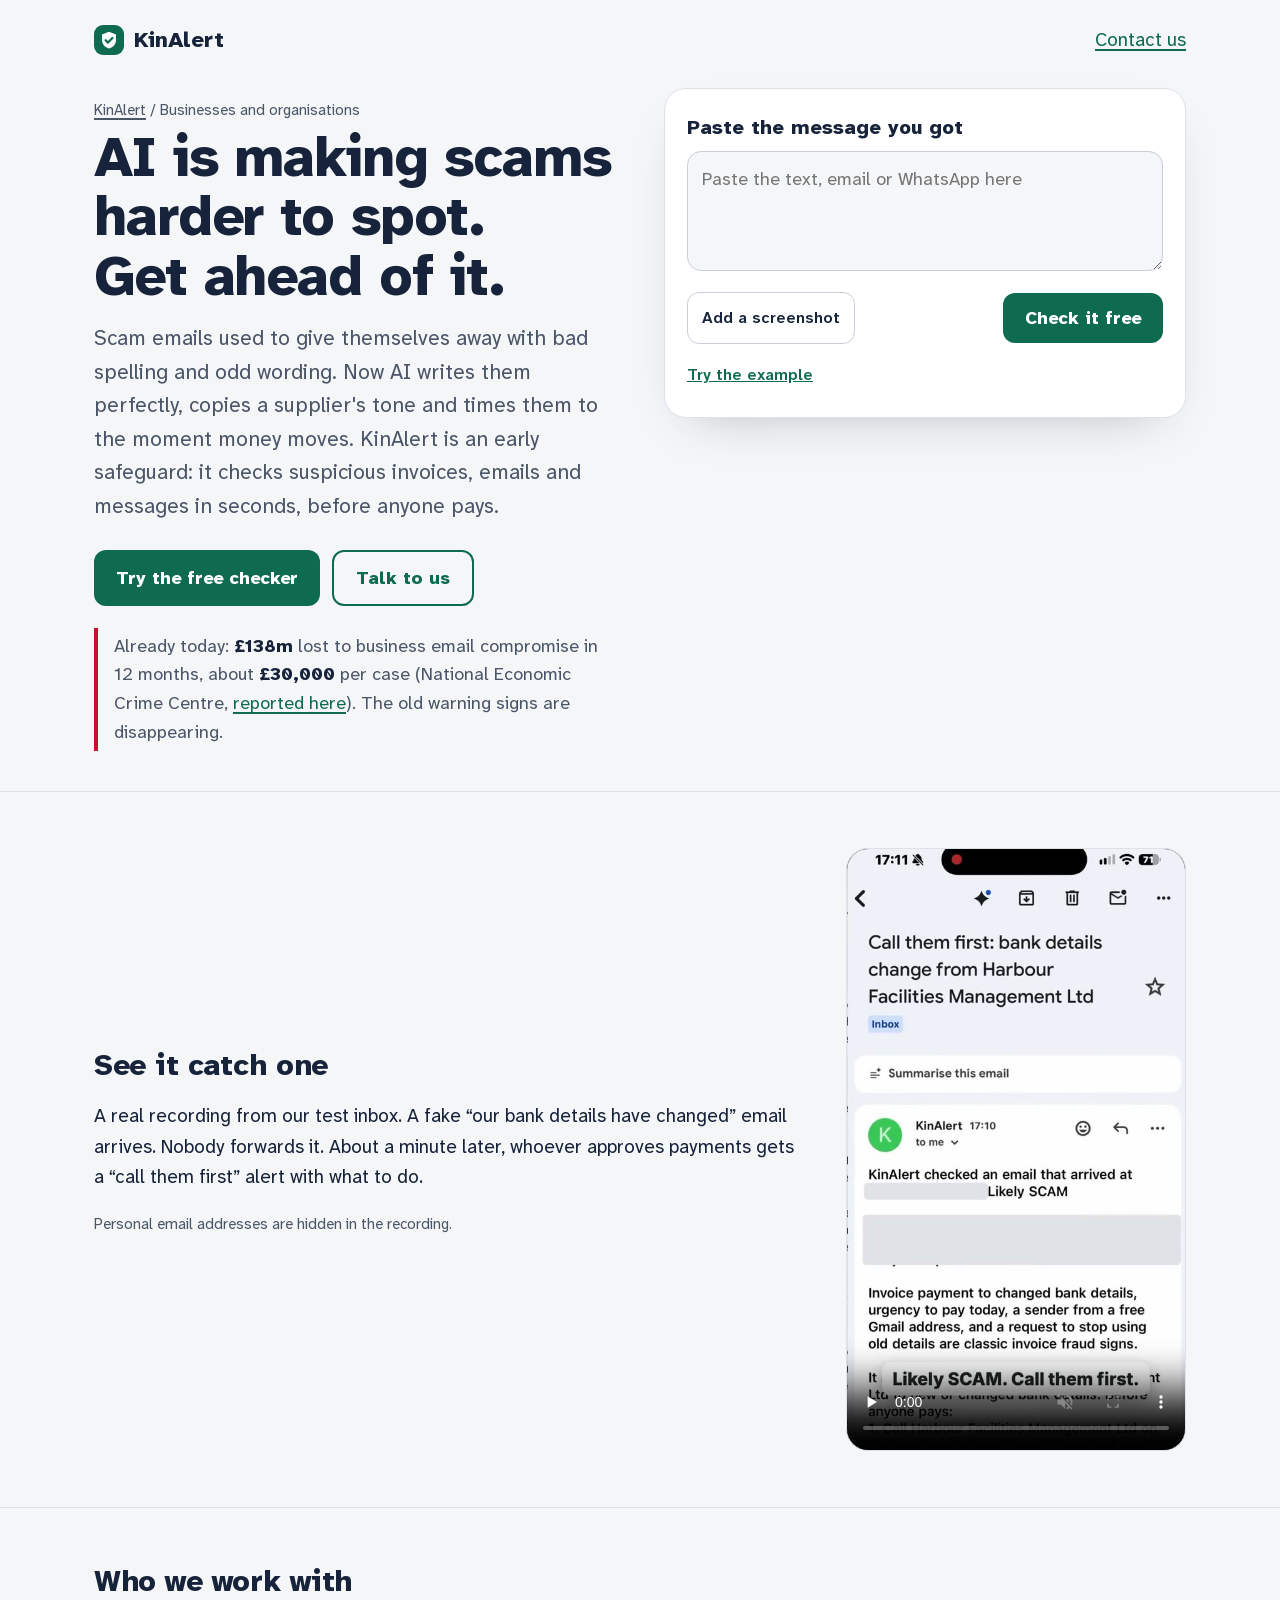
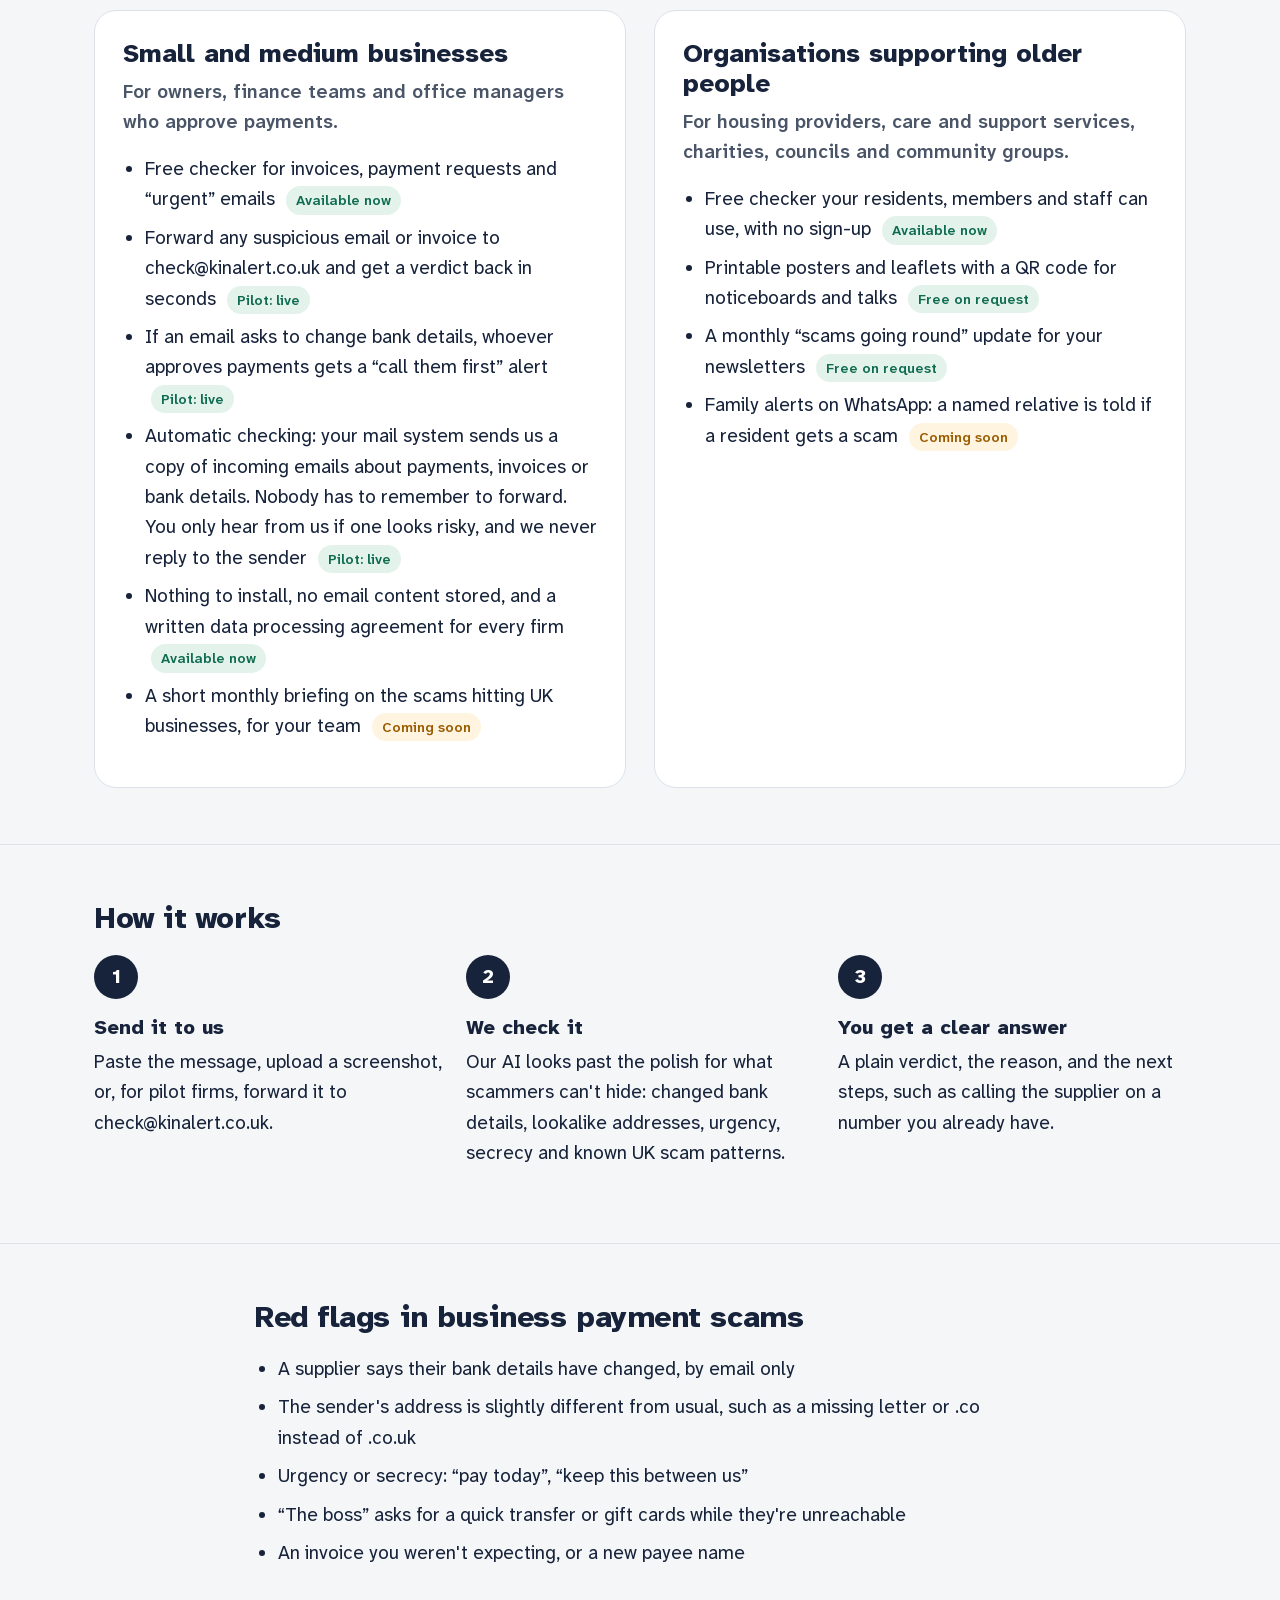
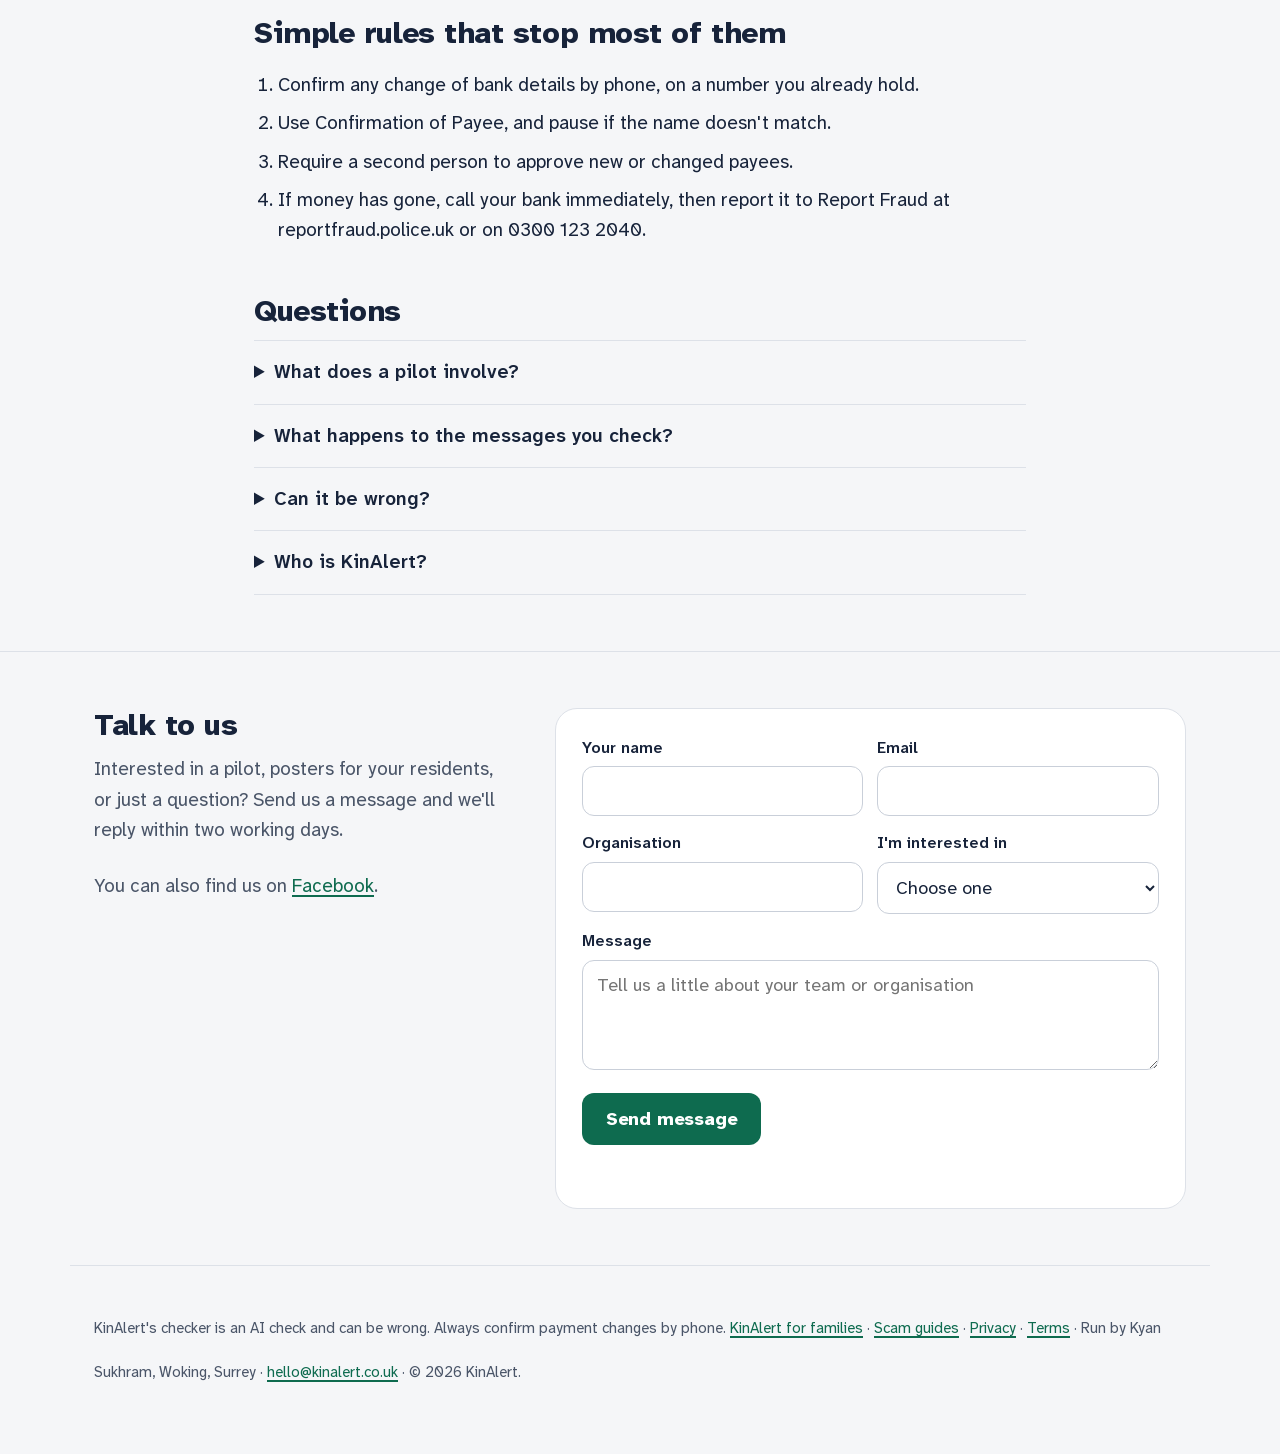
<file: business/index.html>
<!DOCTYPE html>
<html lang="en-GB"><head><meta charset="utf-8"><meta name="viewport" content="width=device-width, initial-scale=1">
<title>KinAlert for businesses | An early safeguard against AI-powered scams</title>
<meta name="description" content="AI is making fake invoices and payment scams harder to spot. KinAlert checks suspicious invoices and emails in seconds, free. Team pilots and resident programmes available.">
<link rel="canonical" href="https://kinalert.co.uk/business/">
<link rel="icon" href="/assets/favicon-32.png" sizes="32x32" type="image/png"><link rel="apple-touch-icon" href="/assets/apple-touch-icon.png">
<meta property="og:title" content="KinAlert for businesses and organisations"><meta property="og:image" content="https://kinalert.co.uk/assets/og.jpg">
<meta property="og:description" content="AI is making fake invoices and payment scams harder to spot. Check suspicious invoices and emails in seconds."><meta property="og:url" content="https://kinalert.co.uk/business/"><meta property="og:type" content="website"><meta name="twitter:card" content="summary_large_image">
<link href="/assets/fonts/fonts.css" rel="stylesheet">
<link rel="stylesheet" href="/assets/pages.css">
<style>
  .wide{max-width:1140px}
  .hero-b{display:grid;grid-template-columns:1fr 1fr;gap:48px;align-items:start;padding-top:8px;padding-bottom:40px}
  .hero-b h1{font-size:clamp(36px,4.6vw,56px)}
  .cta-row{display:flex;flex-wrap:wrap;gap:12px;margin-top:8px}
  .btn{display:inline-flex;align-items:center;justify-content:center;background:var(--brand);color:#fff;border-radius:12px;padding:14px 22px;font:800 18px var(--font);text-decoration:none;min-height:52px}
  .btn:hover{background:var(--brand-dark);color:#fff}
  .btn.line{background:none;color:var(--brand);border:2px solid var(--brand)}
  .btn.line:hover{background:#e4f2ec;color:var(--brand)}
  .stat{font-size:18px;color:var(--ink-2);border-left:4px solid var(--scam);padding:4px 0 4px 16px;margin:22px 0 0}
  .stat b{color:var(--ink)}
  section.b{border-top:1px solid var(--line);padding-top:56px;padding-bottom:56px}
  .who{display:grid;grid-template-columns:1fr 1fr;gap:28px}
  .who > div{background:var(--surface);border:1px solid var(--line);border-radius:22px;padding:28px}
  .who h3{font-size:26px;margin:0 0 8px;line-height:1.15}
  .who .for{font-weight:600;color:var(--ink-2);margin:0 0 16px}
  .who ul{padding-left:22px;margin:0 0 18px}.who li{margin-bottom:8px}
  .tag{display:inline-block;font-size:14px;font-weight:600;border-radius:999px;padding:3px 10px;margin-left:6px;vertical-align:middle}
  .tag.now{background:#e4f2ec;color:var(--brand)}.tag.soon{background:#fff4e0;color:var(--unsure)}
  ol.steps{counter-reset:s;list-style:none;padding:0;display:grid;grid-template-columns:repeat(3,1fr);gap:24px}
  ol.steps li{counter-increment:s}
  ol.steps li::before{content:counter(s);display:grid;place-items:center;width:44px;height:44px;border-radius:50%;background:var(--ink);color:#fff;font-weight:800;margin-bottom:12px}
  ol.steps strong{display:block;font-size:20px;margin-bottom:4px}
  form.biz{background:var(--surface);border:1px solid var(--line);border-radius:22px;padding:26px}
  form.biz .two{display:grid;grid-template-columns:1fr 1fr;gap:14px}
  form.biz label{display:block;font-weight:600;font-size:16px;margin:0 0 6px}
  form.biz input,form.biz select,form.biz textarea{width:100%;font:400 18px var(--font);padding:12px 14px;border:1.5px solid var(--line-2);border-radius:12px;background:#fff;color:var(--ink);min-height:50px;margin-bottom:14px}
  form.biz textarea{min-height:110px;resize:vertical}
  form.biz input:focus,form.biz select:focus,form.biz textarea:focus{outline:none;border-color:var(--brand);box-shadow:0 0 0 4px rgba(14,107,79,.15)}
  form.biz button{background:var(--brand);color:#fff;border:0;border-radius:12px;padding:14px 24px;font:800 18px var(--font);cursor:pointer;min-height:52px}
  form.biz button[disabled]{opacity:.6}
  .bm{font-weight:600;margin:10px 0 0;min-height:1.4em}.bm.ok{color:var(--brand)}.bm.err{color:var(--scam)}
  .hp{position:absolute;left:-9999px}
  .demo{display:grid;grid-template-columns:1fr 340px;gap:40px;align-items:center}
  .demo video{width:100%;height:auto;border-radius:22px;border:1px solid var(--line);background:#000}
  .demo .note{font-size:15px;color:var(--ink-2)}
  .contact{display:grid;grid-template-columns:.8fr 1.2fr;gap:40px;align-items:start}
  @media (max-width:900px){.hero-b,.who,.contact,.demo{grid-template-columns:1fr}.demo video{max-width:340px;justify-self:center}ol.steps{grid-template-columns:1fr}}
  @media (max-width:560px){form.biz .two{grid-template-columns:1fr;gap:0}}
</style>
</head><body>
<header class="wrap wide top"><a class="brand" href="/"><svg width="30" height="30" viewBox="0 0 30 30" aria-hidden="true"><rect width="30" height="30" rx="9" fill="#0e6b4f"/><path d="M15 6.8l7 2.8v5.4c0 4.3-3 7.4-7 8.6-4-1.2-7-4.3-7-8.6V9.6l7-2.8z" fill="#fff"/><path d="M11.6 15.2l2.4 2.4 4.4-4.6" fill="none" stroke="#0e6b4f" stroke-width="2.2" stroke-linecap="round" stroke-linejoin="round"/></svg> KinAlert</a><a href="#contact">Contact us</a></header>

<main>
  <div class="wrap wide hero-b">
    <div>
      <p class="crumbs"><a href="/">KinAlert</a> / Businesses and organisations</p>
      <h1>AI is making scams harder to spot. Get ahead of it.</h1>
      <p class="lead">Scam emails used to give themselves away with bad spelling and odd wording. Now AI writes them perfectly, copies a supplier's tone and times them to the moment money moves. KinAlert is an early safeguard: it checks suspicious invoices, emails and messages in seconds, before anyone pays.</p>
      <div class="cta-row"><a class="btn" href="#check">Try the free checker</a><a class="btn line" href="#contact">Talk to us</a></div>
      <p class="stat">Already today: <b>£138m</b> lost to business email compromise in 12 months, about <b>£30,000</b> per case (National Economic Crime Centre, <a href="https://www.infosecurity-magazine.com/news/bec-costs-uk-firms-140m-past-year/">reported here</a>). The old warning signs are disappearing.</p>
    </div>
    <div id="check">
      <div data-kinalert-checker data-cta-text="Want this for your whole team?" data-cta-link="Talk to us" data-cta-href="#contact" data-example="From: accounts@acme-supplies-ltd.co (Acme Supplies). Hi, please note our bank details have changed. Pay invoice INV-2231 for £8,450 to the new account today: sort code 20-45-77, account 41239870. Please keep this confidential as we are mid-audit."></div>
    </div>
  </div>

  <section class="b" aria-labelledby="demo-h">
    <div class="wrap wide demo">
      <div>
        <h2 id="demo-h" style="margin-top:0">See it catch one</h2>
        <p>A real recording from our test inbox. A fake “our bank details have changed” email arrives. Nobody forwards it. About a minute later, whoever approves payments gets a “call them first” alert with what to do.</p>
        <p class="note">Personal email addresses are hidden in the recording.</p>
      </div>
      <video src="/assets/teams-demo.mp4" poster="/assets/teams-demo-poster.jpg" controls muted playsinline preload="none" width="540" height="960" aria-label="Screen recording: a fake bank details email arrives and KinAlert sends a call them first alert"></video>
    </div>
  </section>

  <section class="b" aria-labelledby="who-h">
    <div class="wrap wide">
      <h2 id="who-h" style="margin-top:0">Who we work with</h2>
      <div class="who">
        <div>
          <h3>Small and medium businesses</h3>
          <p class="for">For owners, finance teams and office managers who approve payments.</p>
          <ul>
            <li>Free checker for invoices, payment requests and “urgent” emails <span class="tag now">Available now</span></li>
            <li>Forward any suspicious email or invoice to check@kinalert.co.uk and get a verdict back in seconds <span class="tag now">Pilot: live</span></li>
            <li>If an email asks to change bank details, whoever approves payments gets a “call them first” alert <span class="tag now">Pilot: live</span></li>
            <li>Automatic checking: your mail system sends us a copy of incoming emails about payments, invoices or bank details. Nobody has to remember to forward. You only hear from us if one looks risky, and we never reply to the sender <span class="tag now">Pilot: live</span></li>
            <li>Nothing to install, no email content stored, and a written data processing agreement for every firm <span class="tag now">Available now</span></li>
            <li>A short monthly briefing on the scams hitting UK businesses, for your team <span class="tag soon">Coming soon</span></li>
          </ul>
        </div>
        <div>
          <h3>Organisations supporting older people</h3>
          <p class="for">For housing providers, care and support services, charities, councils and community groups.</p>
          <ul>
            <li>Free checker your residents, members and staff can use, with no sign-up <span class="tag now">Available now</span></li>
            <li>Printable posters and leaflets with a QR code for noticeboards and talks <span class="tag now">Free on request</span></li>
            <li>A monthly “scams going round” update for your newsletters <span class="tag now">Free on request</span></li>
            <li>Family alerts on WhatsApp: a named relative is told if a resident gets a scam <span class="tag soon">Coming soon</span></li>
          </ul>
        </div>
      </div>
    </div>
  </section>

  <section class="b" aria-labelledby="how-h">
    <div class="wrap wide">
      <h2 id="how-h" style="margin-top:0">How it works</h2>
      <ol class="steps">
        <li><strong>Send it to us</strong>Paste the message, upload a screenshot, or, for pilot firms, forward it to check@kinalert.co.uk.</li>
        <li><strong>We check it</strong>Our AI looks past the polish for what scammers can't hide: changed bank details, lookalike addresses, urgency, secrecy and known UK scam patterns.</li>
        <li><strong>You get a clear answer</strong>A plain verdict, the reason, and the next steps, such as calling the supplier on a number you already have.</li>
      </ol>
    </div>
  </section>

  <section class="b" aria-labelledby="flags-h">
    <div class="wrap" style="max-width:820px">
      <h2 id="flags-h" style="margin-top:0">Red flags in business payment scams</h2>
      <ul class="flags">
        <li>A supplier says their bank details have changed, by email only</li>
        <li>The sender's address is slightly different from usual, such as a missing letter or .co instead of .co.uk</li>
        <li>Urgency or secrecy: “pay today”, “keep this between us”</li>
        <li>“The boss” asks for a quick transfer or gift cards while they're unreachable</li>
        <li>An invoice you weren't expecting, or a new payee name</li>
      </ul>
      <h2>Simple rules that stop most of them</h2>
      <ol class="todo">
        <li>Confirm any change of bank details by phone, on a number you already hold.</li>
        <li>Use Confirmation of Payee, and pause if the name doesn't match.</li>
        <li>Require a second person to approve new or changed payees.</li>
        <li>If money has gone, call your bank immediately, then report it to Report Fraud at reportfraud.police.uk or on 0300 123 2040.</li>
      </ol>
      <h2>Questions</h2>
      <details><summary>What does a pilot involve?</summary><p>We set KinAlert up for a small group (a team, or residents in one scheme), check in regularly, and shape it around what you need. Early pilots are free while we build the product with partners.</p></details>
      <details><summary>What happens to the messages you check?</summary><p>Messages are sent to Anthropic's Claude AI to be checked, and the answer comes straight back. KinAlert doesn't store the content. Don't send passwords or full card numbers. See our <a href="/privacy/">privacy notice</a>.</p></details>
      <details><summary>Can it be wrong?</summary><p>Yes. It's built to be cautious: if it isn't sure, it says so. It supports your checks, it doesn't replace them. Always confirm payment changes by phone.</p></details>
      <details><summary>Who is KinAlert?</summary><p>KinAlert is a UK start-up building scam protection for families, small businesses and the organisations that support them. We're early, independent and working closely with our first partners.</p></details>
    </div>
  </section>

  <section class="b" id="contact" aria-labelledby="contact-h">
    <div class="wrap wide contact">
      <div>
        <h2 id="contact-h" style="margin-top:0">Talk to us</h2>
        <p class="lead" style="font-size:19px">Interested in a pilot, posters for your residents, or just a question? Send us a message and we'll reply within two working days.</p>
        <p style="color:var(--ink-2)">You can also find us on <a href="https://www.facebook.com/profile.php?id=61595379268950" rel="noopener">Facebook</a>.</p>
      </div>
      <form class="biz" id="biz" novalidate>
        <div class="two"><div><label for="bn">Your name</label><input id="bn" name="name" autocomplete="name" maxlength="60" required></div>
        <div><label for="be">Email</label><input id="be" name="email" type="email" autocomplete="email" maxlength="120" required></div></div>
        <div class="two"><div><label for="bc">Organisation</label><input id="bc" name="company" autocomplete="organization" maxlength="80"></div>
        <div><label for="bt">I'm interested in</label><select id="bt" name="interest" required><option value="">Choose one</option><option>Team pilot (business)</option><option>Resident / member programme</option><option>Posters and leaflets</option><option>Something else</option></select></div></div>
        <label for="bmsg">Message</label><textarea id="bmsg" name="message" maxlength="2000" placeholder="Tell us a little about your team or organisation"></textarea>
        <input class="hp" type="text" name="_honey" tabindex="-1" autocomplete="off" aria-hidden="true">
        <button type="submit" id="bgo">Send message</button>
        <p class="bm" id="bm" role="status" aria-live="polite"></p>
      </form>
    </div>
  </section>
</main>
<footer class="wrap wide">KinAlert's checker is an AI check and can be wrong. Always confirm payment changes by phone. <a href="/">KinAlert for families</a> · <a href="/scams/">Scam guides</a> · <a href="/privacy/">Privacy</a> · <a href="/terms/">Terms</a> · Run by Kyan Sukhram, Woking, Surrey · <a href="mailto:hello@kinalert.co.uk">hello@kinalert.co.uk</a> · © 2026 KinAlert.</footer>
<script src="/assets/checker-widget.js?v=2" defer></script>
<script>
(function () {
  var f = document.getElementById('biz'), m = document.getElementById('bm'), b = document.getElementById('bgo');
  function show(t, ok) { m.textContent = t; m.className = 'bm ' + (ok ? 'ok' : 'err'); }
  f.addEventListener('submit', function (e) {
    e.preventDefault();
    var d = { name: f.name.value, email: f.email.value, organisation: f.company.value, interest: f.interest.value, message: f.message.value, _honey: f._honey.value, _subject: 'KinAlert BUSINESS enquiry', _template: 'table', _captcha: 'false' };
    f.querySelectorAll('[aria-invalid]').forEach(function (x) { x.removeAttribute('aria-invalid'); });
    if (!d.name.trim()) { show('Add your name.', false); f.name.setAttribute('aria-invalid','true'); f.name.focus(); return; }
    if (!/^[^\s@]+@[^\s@]+\.[^\s@]+$/.test(d.email.trim())) { show('Check your email address.', false); f.email.setAttribute('aria-invalid','true'); f.email.focus(); return; }
    if (!d.interest) { show('Choose what you are interested in.', false); f.interest.setAttribute('aria-invalid','true'); f.interest.focus(); return; }
    b.disabled = true; b.textContent = 'Sending…'; show('Sending… this can take up to 30 seconds. Please keep this page open.', true);
    fetch('https://formsubmit.co/ajax/de3dee0c972bc49ac073096827a7b243', { method: 'POST', headers: { 'Content-Type': 'application/json', 'Accept': 'application/json' }, body: JSON.stringify(d) })
      .then(function (r) { return r.json().then(function (j) { return { ok: r.ok, j: j }; }); })
      .then(function (res) { if (res.ok && String(res.j.success) === 'true') { f.reset(); show("Thanks. We'll reply within two working days.", true); } else { console.error('enquiry', res.j); show("That didn't send. Try again in a minute.", false); } })
      .catch(function (err) { console.error('enquiry network', err); show('No connection. Try again.', false); })
      .finally(function () { b.disabled = false; b.textContent = 'Send message'; });
  });
})();
</script>
</body></html>
</file>
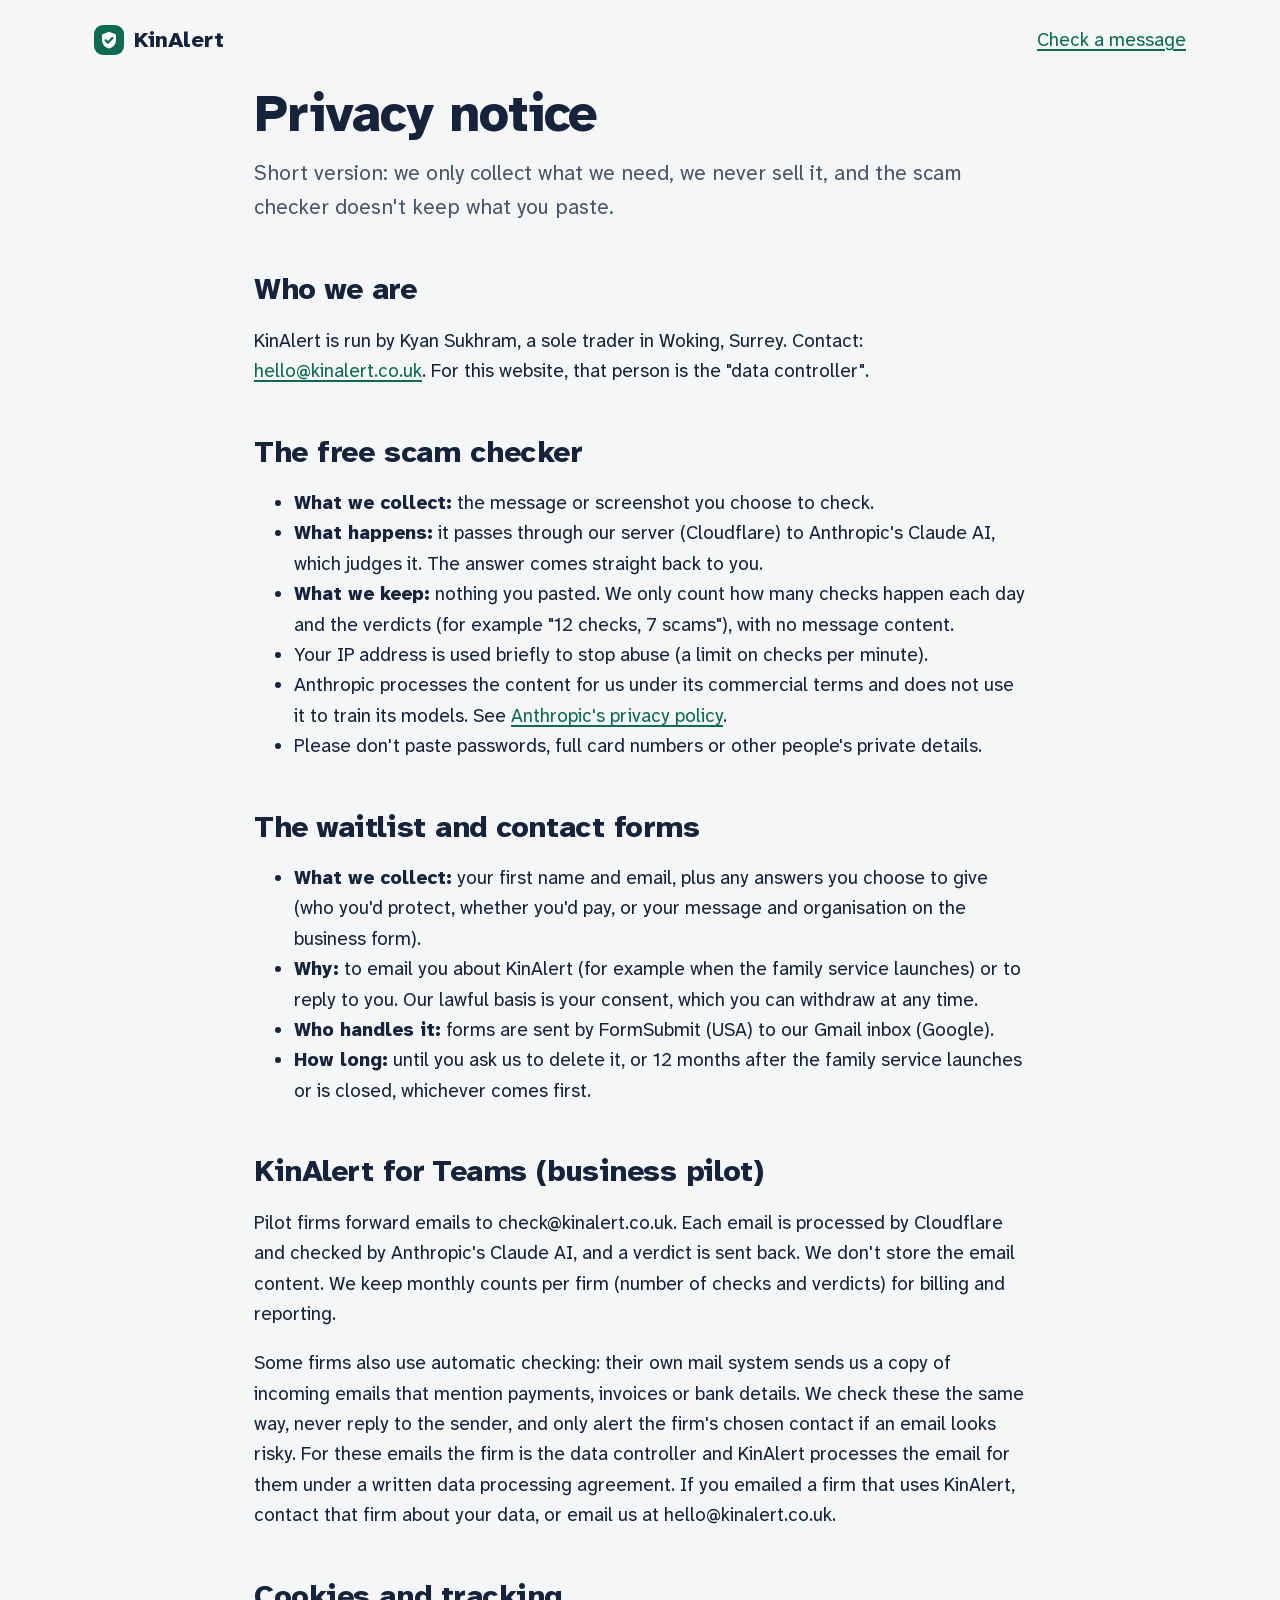
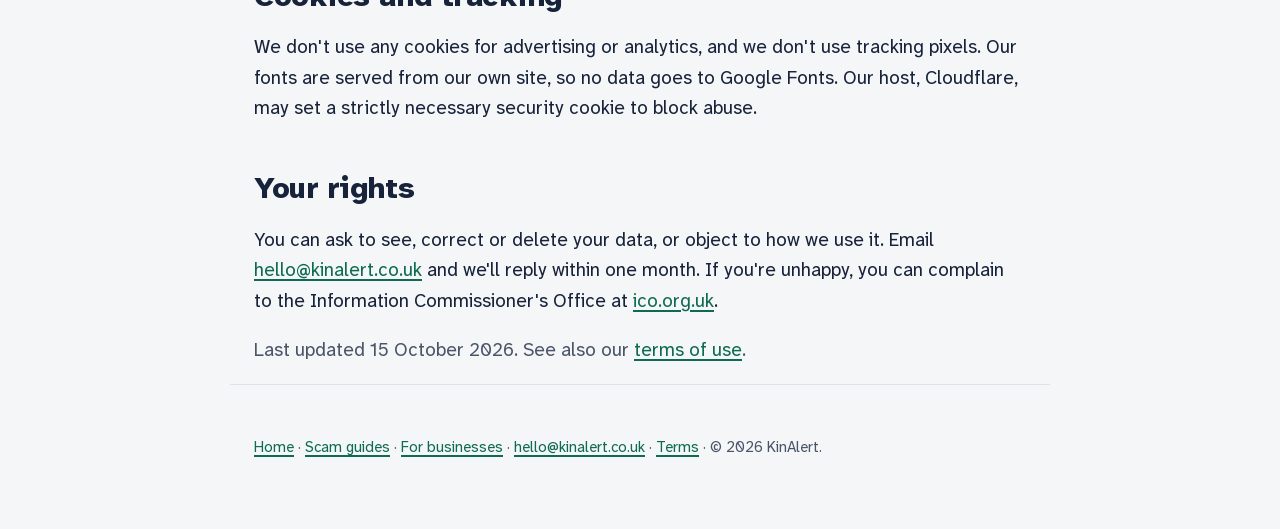
<file: privacy/index.html>
<!DOCTYPE html><html lang="en-GB"><head><meta charset="utf-8"><meta name="viewport" content="width=device-width, initial-scale=1">
<title>Privacy notice | KinAlert</title>
<meta name="description" content="What KinAlert collects, why, who processes it, and your rights.">
<link rel="canonical" href="https://kinalert.co.uk/privacy/"><link rel="icon" href="/assets/favicon-32.png" sizes="32x32" type="image/png"><link rel="apple-touch-icon" href="/assets/apple-touch-icon.png">
<link href="/assets/fonts/fonts.css" rel="stylesheet">
<link rel="stylesheet" href="/assets/pages.css"></head><body>
<header class="wrap top"><a class="brand" href="/"><svg width="30" height="30" viewBox="0 0 30 30" aria-hidden="true"><rect width="30" height="30" rx="9" fill="#0e6b4f"/><path d="M15 6.8l7 2.8v5.4c0 4.3-3 7.4-7 8.6-4-1.2-7-4.3-7-8.6V9.6l7-2.8z" fill="#fff"/><path d="M11.6 15.2l2.4 2.4 4.4-4.6" fill="none" stroke="#0e6b4f" stroke-width="2.2" stroke-linecap="round" stroke-linejoin="round"/></svg> KinAlert</a><a href="/#check">Check a message</a></header>
<main class="wrap"><h1>Privacy notice</h1>
<p class="lead">Short version: we only collect what we need, we never sell it, and the scam checker doesn't keep what you paste.</p>
<h2>Who we are</h2>
<p>KinAlert is run by Kyan Sukhram, a sole trader in Woking, Surrey. Contact: <a href="mailto:hello@kinalert.co.uk">hello@kinalert.co.uk</a>. For this website, that person is the "data controller".</p>
<h2>The free scam checker</h2>
<ul>
<li><strong>What we collect:</strong> the message or screenshot you choose to check.</li>
<li><strong>What happens:</strong> it passes through our server (Cloudflare) to Anthropic's Claude AI, which judges it. The answer comes straight back to you.</li>
<li><strong>What we keep:</strong> nothing you pasted. We only count how many checks happen each day and the verdicts (for example "12 checks, 7 scams"), with no message content.</li>
<li>Your IP address is used briefly to stop abuse (a limit on checks per minute).</li>
<li>Anthropic processes the content for us under its commercial terms and does not use it to train its models. See <a href="https://www.anthropic.com/legal/privacy">Anthropic's privacy policy</a>.</li>
<li>Please don't paste passwords, full card numbers or other people's private details.</li>
</ul>
<h2>The waitlist and contact forms</h2>
<ul>
<li><strong>What we collect:</strong> your first name and email, plus any answers you choose to give (who you'd protect, whether you'd pay, or your message and organisation on the business form).</li>
<li><strong>Why:</strong> to email you about KinAlert (for example when the family service launches) or to reply to you. Our lawful basis is your consent, which you can withdraw at any time.</li>
<li><strong>Who handles it:</strong> forms are sent by FormSubmit (USA) to our Gmail inbox (Google).</li>
<li><strong>How long:</strong> until you ask us to delete it, or 12 months after the family service launches or is closed, whichever comes first.</li>
</ul>
<h2>KinAlert for Teams (business pilot)</h2>
<p>Pilot firms forward emails to check@kinalert.co.uk. Each email is processed by Cloudflare and checked by Anthropic's Claude AI, and a verdict is sent back. We don't store the email content. We keep monthly counts per firm (number of checks and verdicts) for billing and reporting.</p>
<p>Some firms also use automatic checking: their own mail system sends us a copy of incoming emails that mention payments, invoices or bank details. We check these the same way, never reply to the sender, and only alert the firm's chosen contact if an email looks risky. For these emails the firm is the data controller and KinAlert processes the email for them under a written data processing agreement. If you emailed a firm that uses KinAlert, contact that firm about your data, or email us at hello@kinalert.co.uk.</p>
<h2>Cookies and tracking</h2>
<p>We don't use any cookies for advertising or analytics, and we don't use tracking pixels. Our fonts are served from our own site, so no data goes to Google Fonts. Our host, Cloudflare, may set a strictly necessary security cookie to block abuse.</p>
<h2>Your rights</h2>
<p>You can ask to see, correct or delete your data, or object to how we use it. Email <a href="mailto:hello@kinalert.co.uk">hello@kinalert.co.uk</a> and we'll reply within one month. If you're unhappy, you can complain to the Information Commissioner's Office at <a href="https://ico.org.uk/make-a-complaint/">ico.org.uk</a>.</p>
<p style="color:#4a5568">Last updated 15 October 2026. See also our <a href="/terms/">terms of use</a>.</p>
</main>
<footer class="wrap"><a href="/">Home</a> · <a href="/scams/">Scam guides</a> · <a href="/business/">For businesses</a> · <a href="mailto:hello@kinalert.co.uk">hello@kinalert.co.uk</a> · <a href="/terms/">Terms</a> · © 2026 KinAlert.</footer></body></html>
</file>
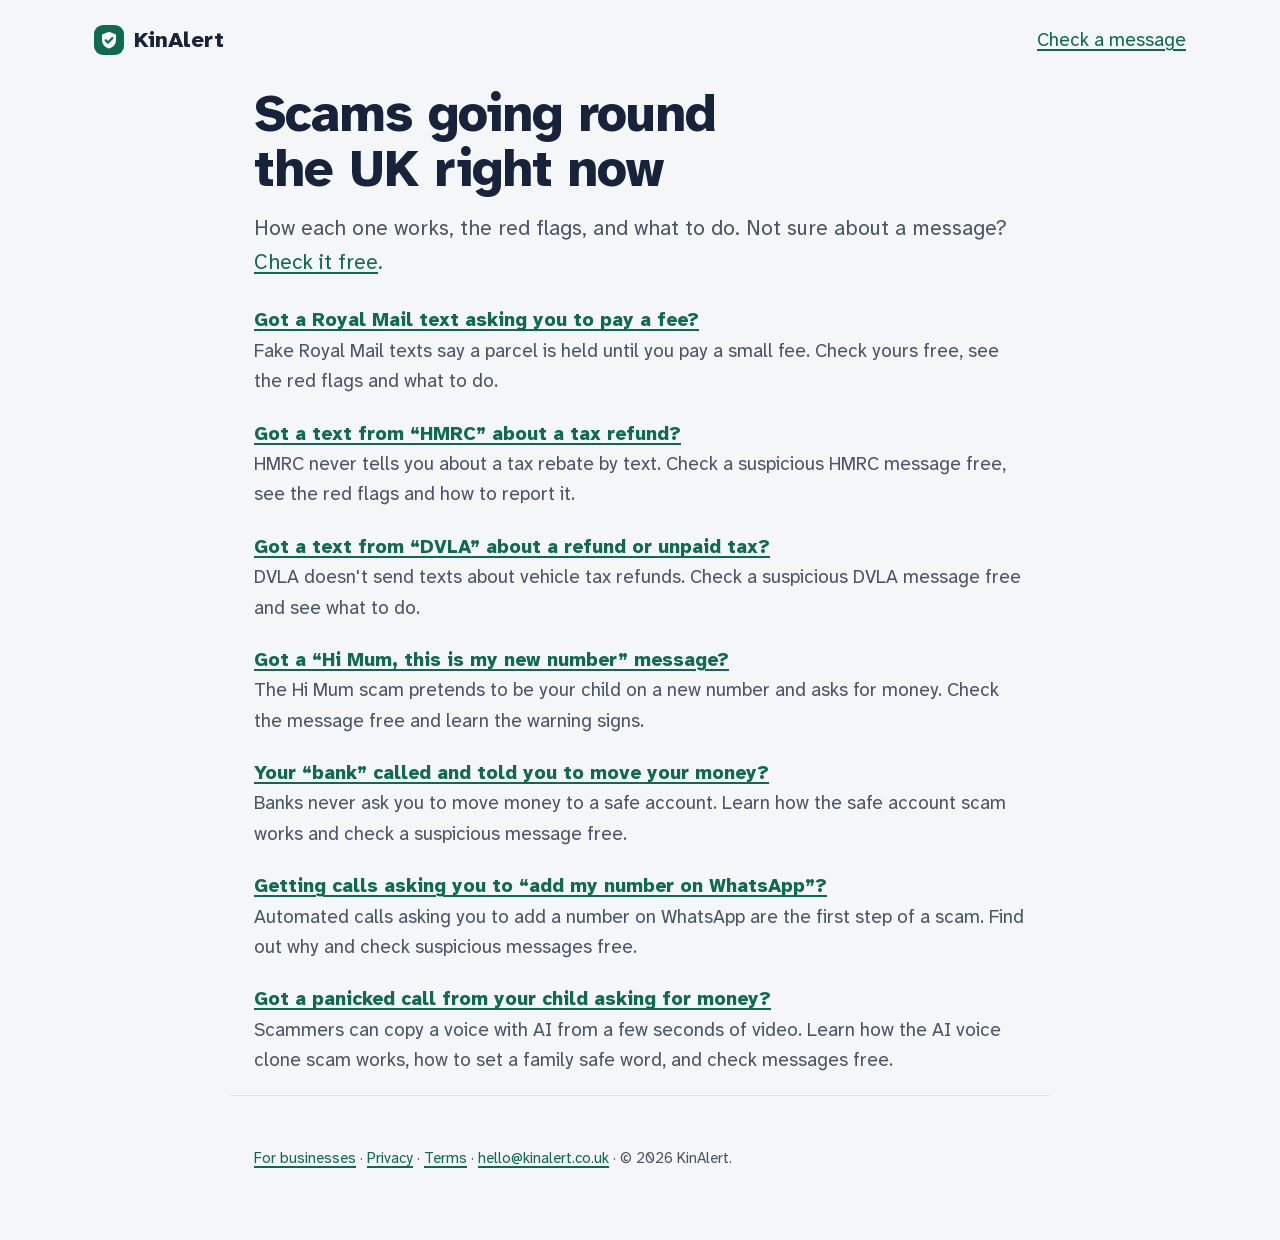
<file: scams/index.html>
<!DOCTYPE html><html lang="en-GB"><head><meta charset="utf-8"><meta name="viewport" content="width=device-width, initial-scale=1">
<title>Common UK scams and how to spot them | KinAlert</title>
<meta name="description" content="The scam texts, calls and WhatsApps going round the UK right now, with red flags, what to do, and a free checker.">
<link rel="canonical" href="https://kinalert.co.uk/scams/"><meta property="og:title" content="Common UK scams and how to spot them"><meta property="og:description" content="The scam texts, calls and WhatsApps going round the UK right now, with red flags and a free checker."><meta property="og:image" content="https://kinalert.co.uk/assets/og.jpg"><meta property="og:url" content="https://kinalert.co.uk/scams/"><meta property="og:type" content="website"><meta name="twitter:card" content="summary_large_image"><link rel="icon" href="/assets/favicon-32.png" sizes="32x32" type="image/png"><link rel="apple-touch-icon" href="/assets/apple-touch-icon.png">
<link href="/assets/fonts/fonts.css" rel="stylesheet">
<link rel="stylesheet" href="/assets/pages.css"></head><body>
<header class="wrap top"><a class="brand" href="/"><svg width="30" height="30" viewBox="0 0 30 30" aria-hidden="true"><rect width="30" height="30" rx="9" fill="#0e6b4f"/><path d="M15 6.8l7 2.8v5.4c0 4.3-3 7.4-7 8.6-4-1.2-7-4.3-7-8.6V9.6l7-2.8z" fill="#fff"/><path d="M11.6 15.2l2.4 2.4 4.4-4.6" fill="none" stroke="#0e6b4f" stroke-width="2.2" stroke-linecap="round" stroke-linejoin="round"/></svg> KinAlert</a><a href="/#check">Check a message</a></header>
<main class="wrap"><h1>Scams going round the UK right now</h1>
<p class="lead">How each one works, the red flags, and what to do. Not sure about a message? <a href="/#check">Check it free</a>.</p>
<ul class="related" style="gap:22px"><li><a href="/scams/royal-mail-scam-text/"><strong>Got a Royal Mail text asking you to pay a fee?</strong></a><br><span style="color:#4a5568">Fake Royal Mail texts say a parcel is held until you pay a small fee. Check yours free, see the red flags and what to do.</span></li><li><a href="/scams/hmrc-scam-text/"><strong>Got a text from “HMRC” about a tax refund?</strong></a><br><span style="color:#4a5568">HMRC never tells you about a tax rebate by text. Check a suspicious HMRC message free, see the red flags and how to report it.</span></li><li><a href="/scams/dvla-scam-text/"><strong>Got a text from “DVLA” about a refund or unpaid tax?</strong></a><br><span style="color:#4a5568">DVLA doesn&#x27;t send texts about vehicle tax refunds. Check a suspicious DVLA message free and see what to do.</span></li><li><a href="/scams/hi-mum-scam/"><strong>Got a “Hi Mum, this is my new number” message?</strong></a><br><span style="color:#4a5568">The Hi Mum scam pretends to be your child on a new number and asks for money. Check the message free and learn the warning signs.</span></li><li><a href="/scams/safe-account-scam/"><strong>Your “bank” called and told you to move your money?</strong></a><br><span style="color:#4a5568">Banks never ask you to move money to a safe account. Learn how the safe account scam works and check a suspicious message free.</span></li><li><a href="/scams/whatsapp-add-my-number-scam/"><strong>Getting calls asking you to “add my number on WhatsApp”?</strong></a><br><span style="color:#4a5568">Automated calls asking you to add a number on WhatsApp are the first step of a scam. Find out why and check suspicious messages free.</span></li><li><a href="/scams/ai-voice-clone-scam/"><strong>Got a panicked call from your child asking for money?</strong></a><br><span style="color:#4a5568">Scammers can copy a voice with AI from a few seconds of video. Learn how the AI voice clone scam works, how to set a family safe word, and check messages free.</span></li></ul></main>
<footer class="wrap"><a href="/business/">For businesses</a> · <a href="/privacy/">Privacy</a> · <a href="/terms/">Terms</a> · <a href="mailto:hello@kinalert.co.uk">hello@kinalert.co.uk</a> · © 2026 KinAlert.</footer></body></html>
</file>
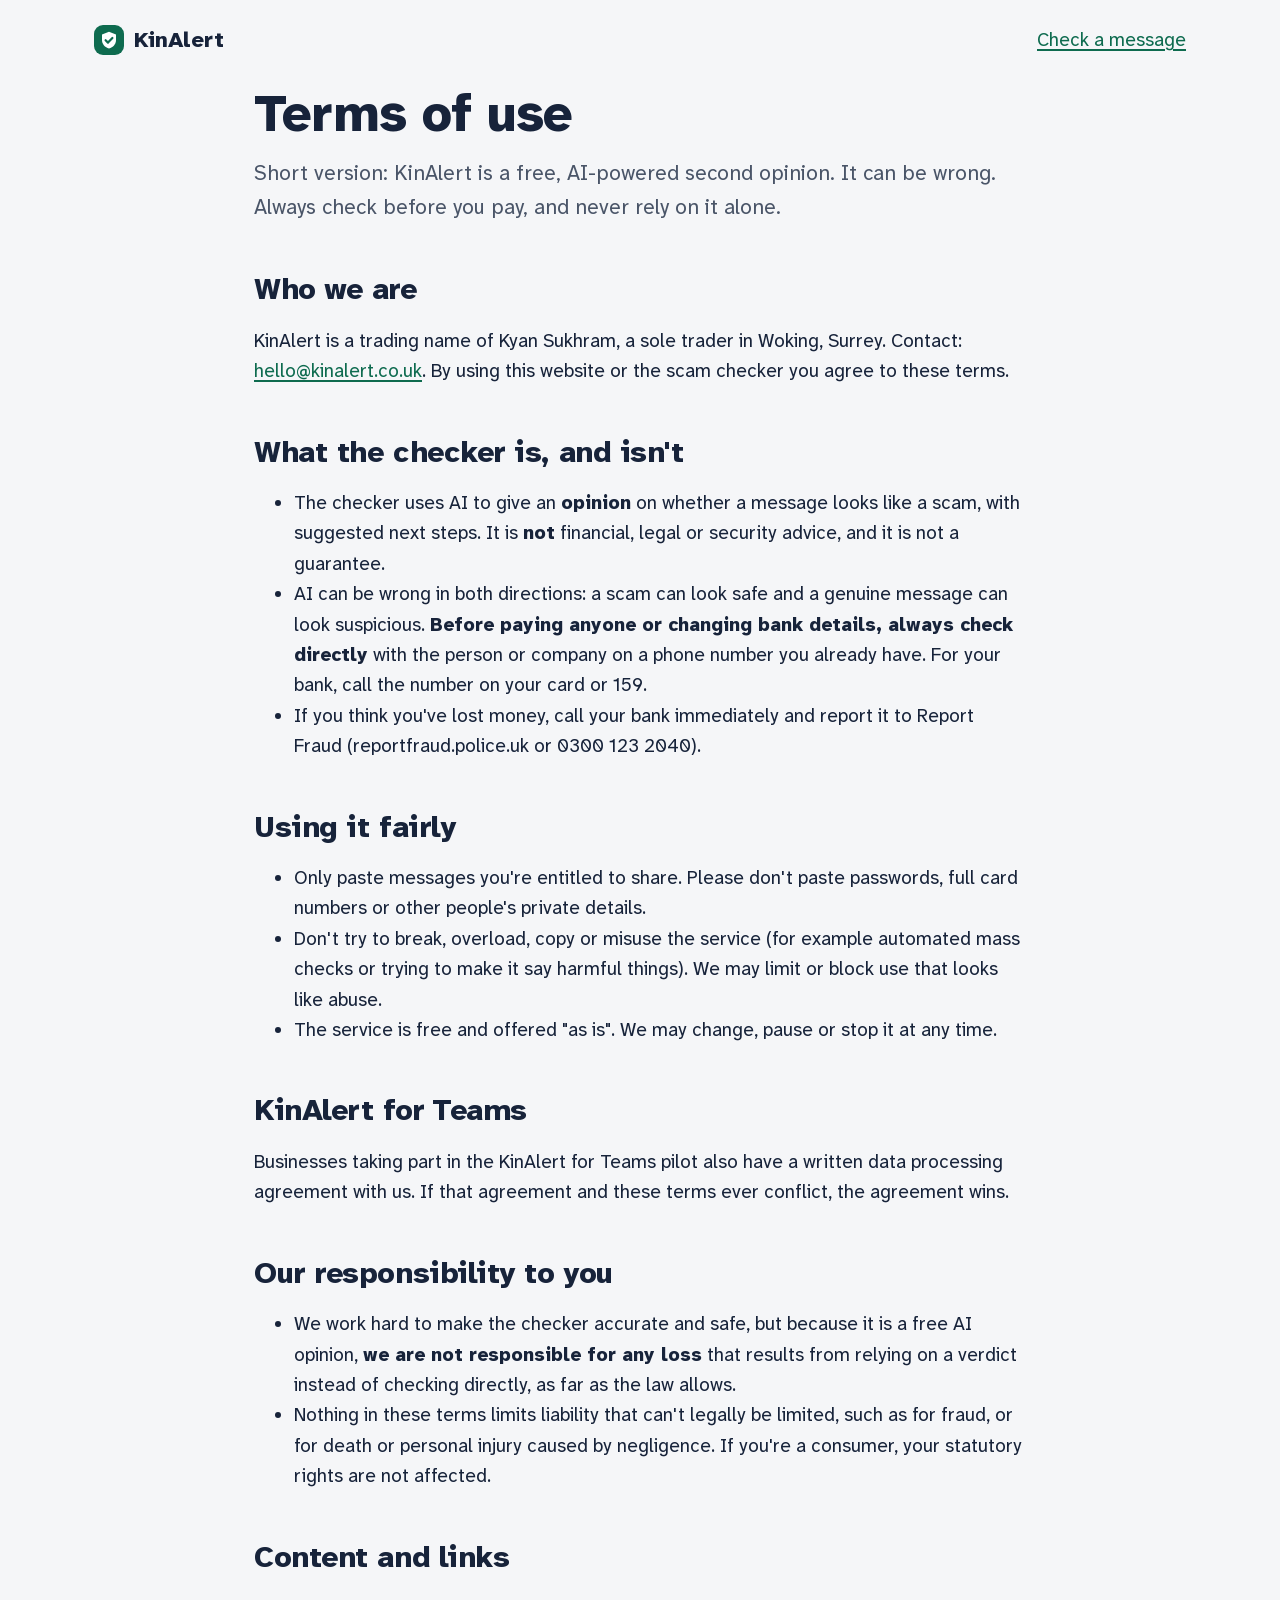
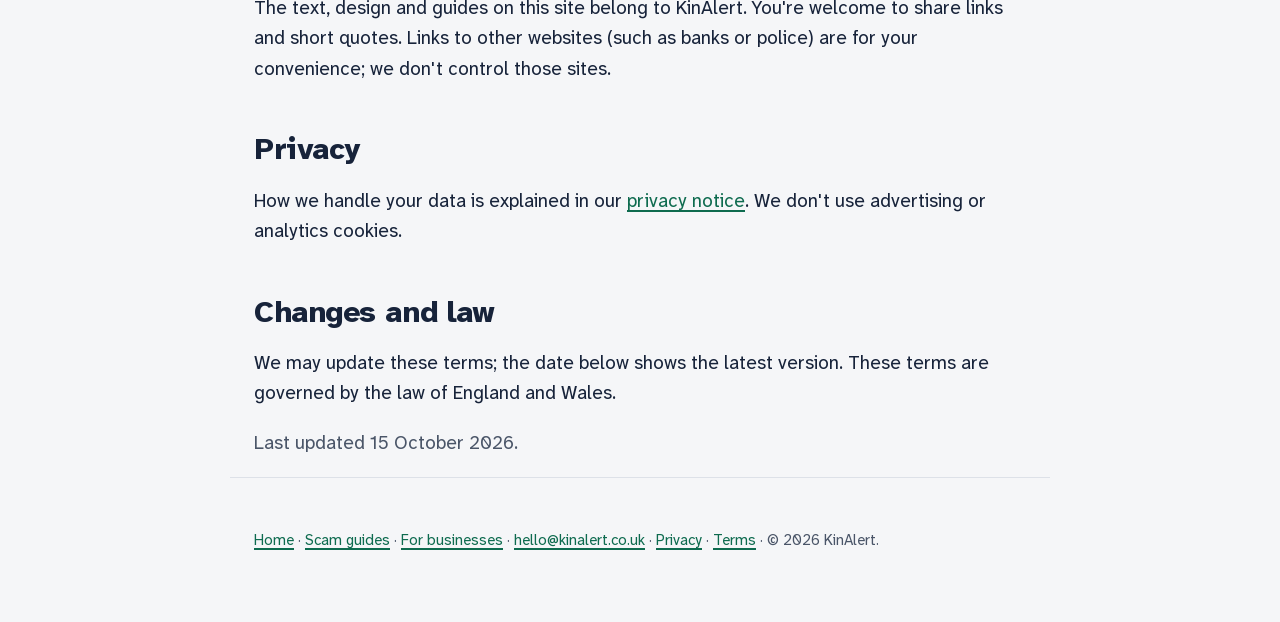
<file: terms/index.html>
<!DOCTYPE html><html lang="en-GB"><head><meta charset="utf-8"><meta name="viewport" content="width=device-width, initial-scale=1">
<title>Terms of use | KinAlert</title>
<meta name="description" content="The rules for using KinAlert's free scam checker and KinAlert for Teams, and what we can and can't promise.">
<link rel="canonical" href="https://kinalert.co.uk/terms/"><link rel="icon" href="/assets/favicon-32.png" sizes="32x32" type="image/png"><link rel="apple-touch-icon" href="/assets/apple-touch-icon.png">
<link href="/assets/fonts/fonts.css" rel="stylesheet">
<link rel="stylesheet" href="/assets/pages.css"></head><body>
<header class="wrap top"><a class="brand" href="/"><svg width="30" height="30" viewBox="0 0 30 30" aria-hidden="true"><rect width="30" height="30" rx="9" fill="#0e6b4f"/><path d="M15 6.8l7 2.8v5.4c0 4.3-3 7.4-7 8.6-4-1.2-7-4.3-7-8.6V9.6l7-2.8z" fill="#fff"/><path d="M11.6 15.2l2.4 2.4 4.4-4.6" fill="none" stroke="#0e6b4f" stroke-width="2.2" stroke-linecap="round" stroke-linejoin="round"/></svg> KinAlert</a><a href="/#check">Check a message</a></header>
<main class="wrap"><h1>Terms of use</h1>
<p class="lead">Short version: KinAlert is a free, AI-powered second opinion. It can be wrong. Always check before you pay, and never rely on it alone.</p>
<h2>Who we are</h2>
<p>KinAlert is a trading name of Kyan Sukhram, a sole trader in Woking, Surrey. Contact: <a href="mailto:hello@kinalert.co.uk">hello@kinalert.co.uk</a>. By using this website or the scam checker you agree to these terms.</p>
<h2>What the checker is, and isn't</h2>
<ul>
<li>The checker uses AI to give an <strong>opinion</strong> on whether a message looks like a scam, with suggested next steps. It is <strong>not</strong> financial, legal or security advice, and it is not a guarantee.</li>
<li>AI can be wrong in both directions: a scam can look safe and a genuine message can look suspicious. <strong>Before paying anyone or changing bank details, always check directly</strong> with the person or company on a phone number you already have. For your bank, call the number on your card or 159.</li>
<li>If you think you've lost money, call your bank immediately and report it to Report Fraud (reportfraud.police.uk or 0300 123 2040).</li>
</ul>
<h2>Using it fairly</h2>
<ul>
<li>Only paste messages you're entitled to share. Please don't paste passwords, full card numbers or other people's private details.</li>
<li>Don't try to break, overload, copy or misuse the service (for example automated mass checks or trying to make it say harmful things). We may limit or block use that looks like abuse.</li>
<li>The service is free and offered "as is". We may change, pause or stop it at any time.</li>
</ul>
<h2>KinAlert for Teams</h2>
<p>Businesses taking part in the KinAlert for Teams pilot also have a written data processing agreement with us. If that agreement and these terms ever conflict, the agreement wins.</p>
<h2>Our responsibility to you</h2>
<ul>
<li>We work hard to make the checker accurate and safe, but because it is a free AI opinion, <strong>we are not responsible for any loss</strong> that results from relying on a verdict instead of checking directly, as far as the law allows.</li>
<li>Nothing in these terms limits liability that can't legally be limited, such as for fraud, or for death or personal injury caused by negligence. If you're a consumer, your statutory rights are not affected.</li>
</ul>
<h2>Content and links</h2>
<p>The text, design and guides on this site belong to KinAlert. You're welcome to share links and short quotes. Links to other websites (such as banks or police) are for your convenience; we don't control those sites.</p>
<h2>Privacy</h2>
<p>How we handle your data is explained in our <a href="/privacy/">privacy notice</a>. We don't use advertising or analytics cookies.</p>
<h2>Changes and law</h2>
<p>We may update these terms; the date below shows the latest version. These terms are governed by the law of England and Wales.</p>
<p style="color:#4a5568">Last updated 15 October 2026.</p>
</main>
<footer class="wrap"><a href="/">Home</a> · <a href="/scams/">Scam guides</a> · <a href="/business/">For businesses</a> · <a href="mailto:hello@kinalert.co.uk">hello@kinalert.co.uk</a> · <a href="/privacy/">Privacy</a> · <a href="/terms/">Terms</a> · © 2026 KinAlert.</footer></body></html>
</file>
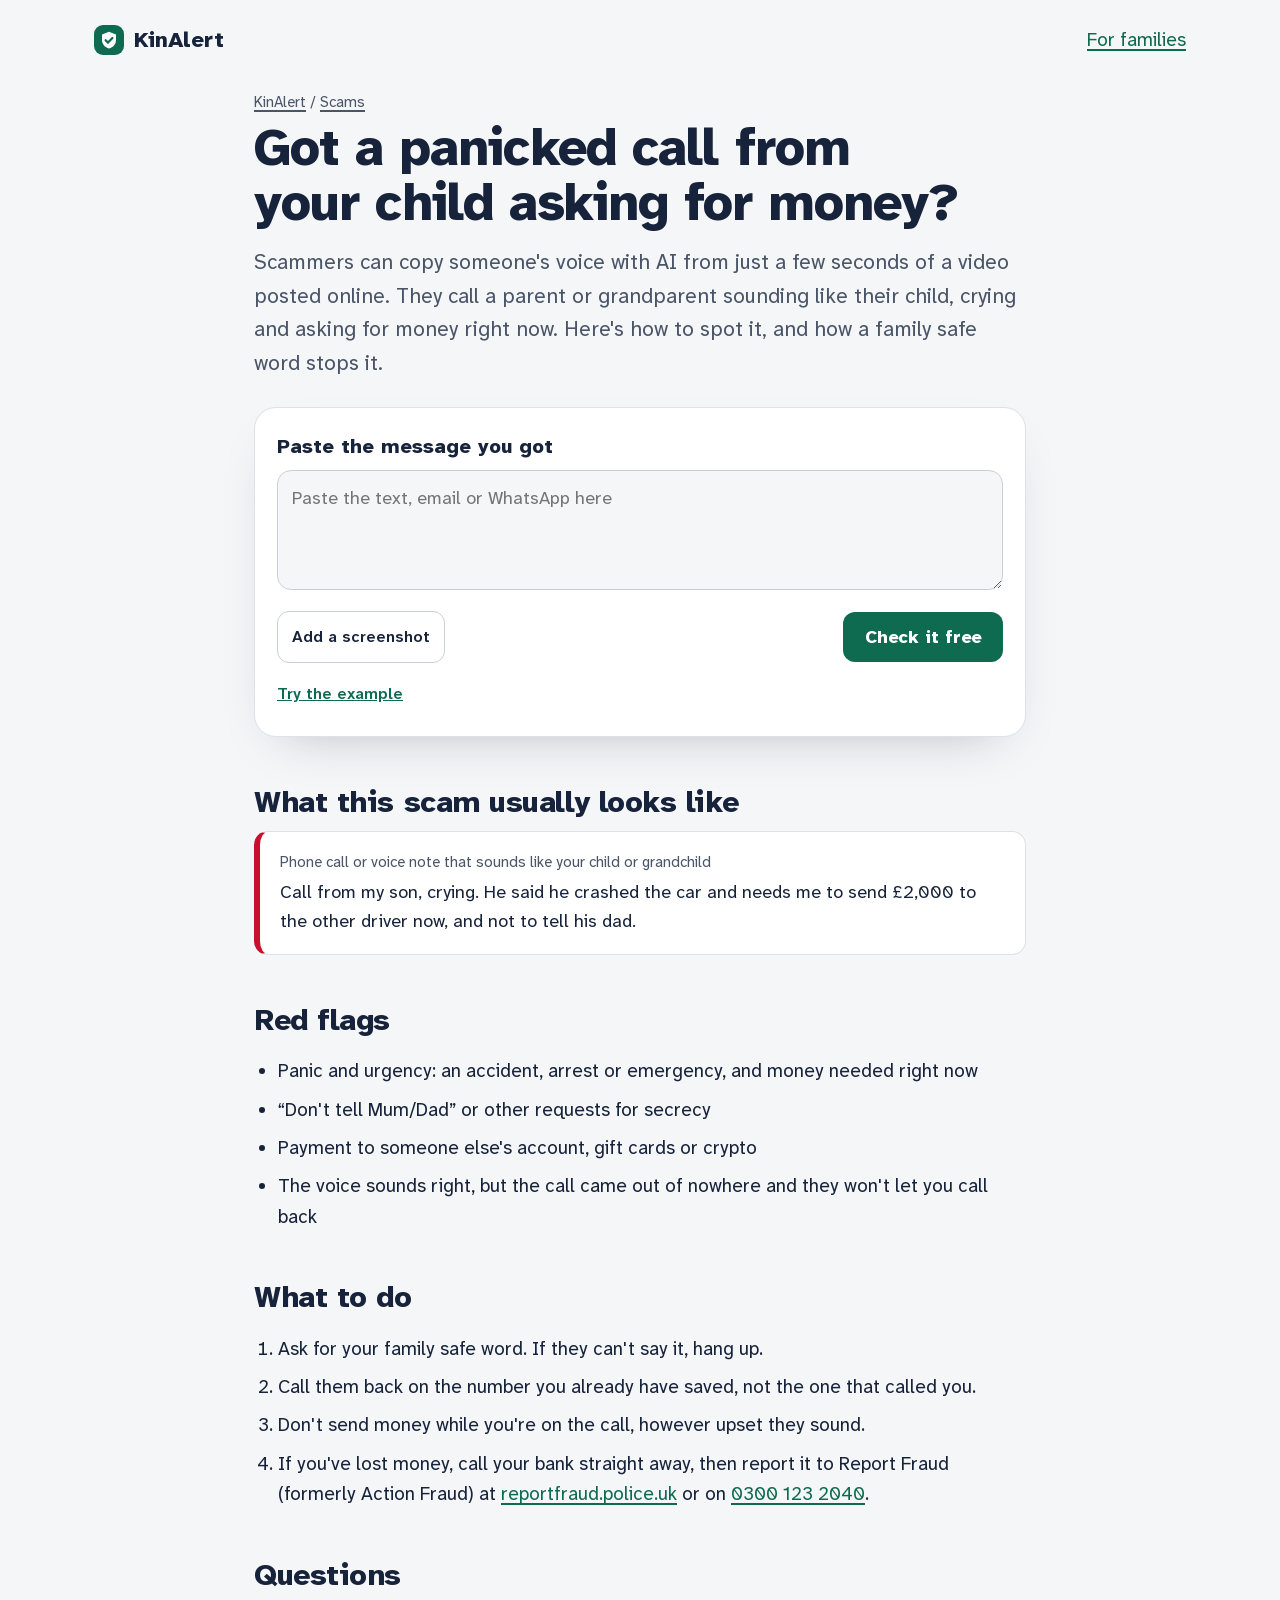
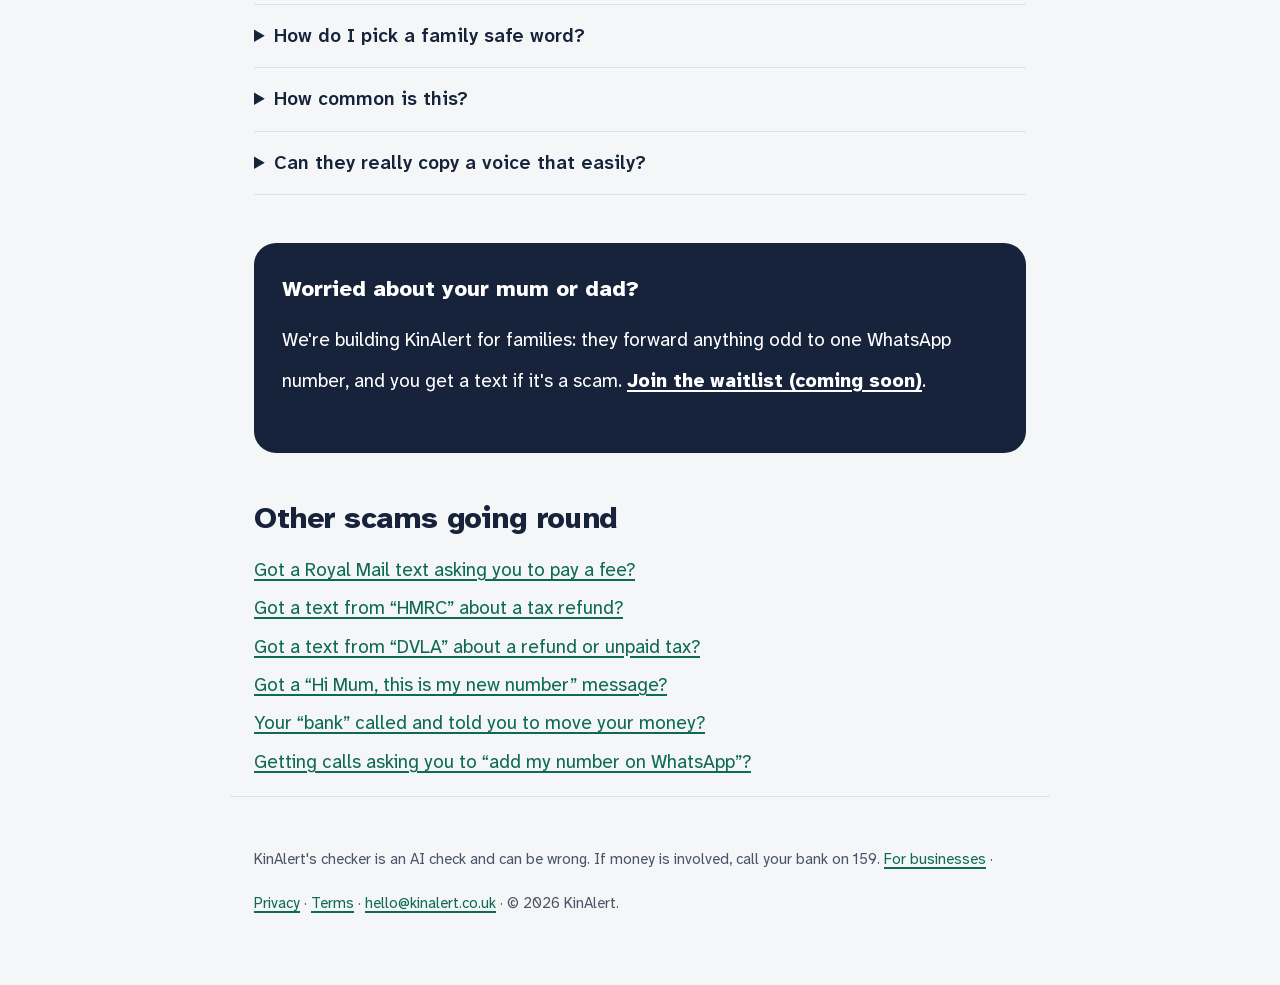
<file: scams/ai-voice-clone-scam/index.html>
<!DOCTYPE html>
<html lang="en-GB"><head><meta charset="utf-8"><meta name="viewport" content="width=device-width, initial-scale=1">
<title>AI voice clone scam: a call from your child asking for money? | KinAlert</title>
<meta name="description" content="Scammers can copy a voice with AI from a few seconds of video. Learn how the AI voice clone scam works, how to set a family safe word, and check messages free.">
<link rel="canonical" href="https://kinalert.co.uk/scams/ai-voice-clone-scam/">
<link rel="icon" href="/assets/favicon-32.png" sizes="32x32" type="image/png"><link rel="apple-touch-icon" href="/assets/apple-touch-icon.png">
<meta property="og:title" content="AI voice clone scam: a call from your child asking for money?"><meta property="og:description" content="Scammers can copy a voice with AI from a few seconds of video. Learn how the AI voice clone scam works, how to set a family safe word, and check messages free.">
<meta property="og:image" content="https://kinalert.co.uk/assets/og.jpg"><meta property="og:url" content="https://kinalert.co.uk/scams/ai-voice-clone-scam/">
<meta property="og:type" content="article"><meta name="twitter:card" content="summary_large_image">
<link href="/assets/fonts/fonts.css" rel="stylesheet">
<link rel="stylesheet" href="/assets/pages.css">
<script type="application/ld+json">{"@context": "https://schema.org", "@graph": [{"@type": "FAQPage", "mainEntity": [{"@type": "Question", "name": "How do I pick a family safe word?", "acceptedAnswer": {"@type": "Answer", "text": "Choose a short, random word or phrase that's easy to remember but isn't online: not a pet's name, birthday or anything on social media. Agree it face to face and don't text it."}}, {"@type": "Question", "name": "How common is this?", "acceptedAnswer": {"@type": "Answer", "text": "In a 2024 survey for Starling Bank, 28% of UK adults said they thought they'd been targeted by an AI voice cloning scam in the past year, and 46% had never heard of it."}}, {"@type": "Question", "name": "Can they really copy a voice that easily?", "acceptedAnswer": {"@type": "Answer", "text": "Yes. Starling Bank warns that a voice can be copied from as little as three seconds of audio, often taken from videos people post online."}}]}, {"@type": "BreadcrumbList", "itemListElement": [{"@type": "ListItem", "position": 1, "name": "KinAlert", "item": "https://kinalert.co.uk/"}, {"@type": "ListItem", "position": 2, "name": "Scams", "item": "https://kinalert.co.uk/scams/"}, {"@type": "ListItem", "position": 3, "name": "Got a panicked call from your child asking for money?", "item": "https://kinalert.co.uk/scams/ai-voice-clone-scam/"}]}]}</script>
</head><body>
<header class="wrap top"><a class="brand" href="/"><svg width="30" height="30" viewBox="0 0 30 30" aria-hidden="true"><rect width="30" height="30" rx="9" fill="#0e6b4f"/><path d="M15 6.8l7 2.8v5.4c0 4.3-3 7.4-7 8.6-4-1.2-7-4.3-7-8.6V9.6l7-2.8z" fill="#fff"/><path d="M11.6 15.2l2.4 2.4 4.4-4.6" fill="none" stroke="#0e6b4f" stroke-width="2.2" stroke-linecap="round" stroke-linejoin="round"/></svg> KinAlert</a><a href="/#family">For families</a></header>
<main class="wrap">
<p class="crumbs"><a href="/">KinAlert</a> / <a href="/scams/">Scams</a></p>
<h1>Got a panicked call from your child asking for money?</h1>
<p class="lead">Scammers can copy someone&#x27;s voice with AI from just a few seconds of a video posted online. They call a parent or grandparent sounding like their child, crying and asking for money right now. Here&#x27;s how to spot it, and how a family safe word stops it.</p>
<div data-kinalert-checker data-example="Call from my son, crying. He said he crashed the car and needs me to send £2,000 to the other driver now, and not to tell his dad."></div>
<h2>What this scam usually looks like</h2>
<div class="example"><small>Phone call or voice note that sounds like your child or grandchild</small>Call from my son, crying. He said he crashed the car and needs me to send £2,000 to the other driver now, and not to tell his dad.</div>
<h2>Red flags</h2><ul class="flags"><li>Panic and urgency: an accident, arrest or emergency, and money needed right now</li><li>“Don&#x27;t tell Mum/Dad” or other requests for secrecy</li><li>Payment to someone else&#x27;s account, gift cards or crypto</li><li>The voice sounds right, but the call came out of nowhere and they won&#x27;t let you call back</li></ul>
<h2>What to do</h2><ol class="todo"><li>Ask for your family safe word. If they can&#x27;t say it, hang up.</li><li>Call them back on the number you already have saved, not the one that called you.</li><li>Don&#x27;t send money while you&#x27;re on the call, however upset they sound.</li><li>If you&#x27;ve lost money, call your bank straight away, then report it to Report Fraud (formerly Action Fraud) at <a href="https://www.reportfraud.police.uk/">reportfraud.police.uk</a> or on <a href="tel:03001232040">0300 123 2040</a>.</li></ol>
<h2>Questions</h2><details><summary>How do I pick a family safe word?</summary><p>Choose a short, random word or phrase that&#x27;s easy to remember but isn&#x27;t online: not a pet&#x27;s name, birthday or anything on social media. Agree it face to face and don&#x27;t text it.</p></details><details><summary>How common is this?</summary><p>In a 2024 survey for Starling Bank, 28% of UK adults said they thought they&#x27;d been targeted by an AI voice cloning scam in the past year, and 46% had never heard of it.</p></details><details><summary>Can they really copy a voice that easily?</summary><p>Yes. Starling Bank warns that a voice can be copied from as little as three seconds of audio, often taken from videos people post online.</p></details>
<div class="cta"><strong style="font-size:22px">Worried about your mum or dad?</strong><p>We're building KinAlert for families: they forward anything odd to one WhatsApp number, and you get a text if it's a scam. <a href="/#family">Join the waitlist (coming soon)</a>.</p></div>
<h2>Other scams going round</h2><ul class="related"><li><a href="/scams/royal-mail-scam-text/">Got a Royal Mail text asking you to pay a fee?</a></li><li><a href="/scams/hmrc-scam-text/">Got a text from “HMRC” about a tax refund?</a></li><li><a href="/scams/dvla-scam-text/">Got a text from “DVLA” about a refund or unpaid tax?</a></li><li><a href="/scams/hi-mum-scam/">Got a “Hi Mum, this is my new number” message?</a></li><li><a href="/scams/safe-account-scam/">Your “bank” called and told you to move your money?</a></li><li><a href="/scams/whatsapp-add-my-number-scam/">Getting calls asking you to “add my number on WhatsApp”?</a></li></ul>
</main>
<footer class="wrap">KinAlert's checker is an AI check and can be wrong. If money is involved, call your bank on 159. <a href="/business/">For businesses</a> · <a href="/privacy/">Privacy</a> · <a href="/terms/">Terms</a> · <a href="mailto:hello@kinalert.co.uk">hello@kinalert.co.uk</a> · © 2026 KinAlert.</footer>
<script src="/assets/checker-widget.js?v=2" defer></script>
</body></html>
</file>
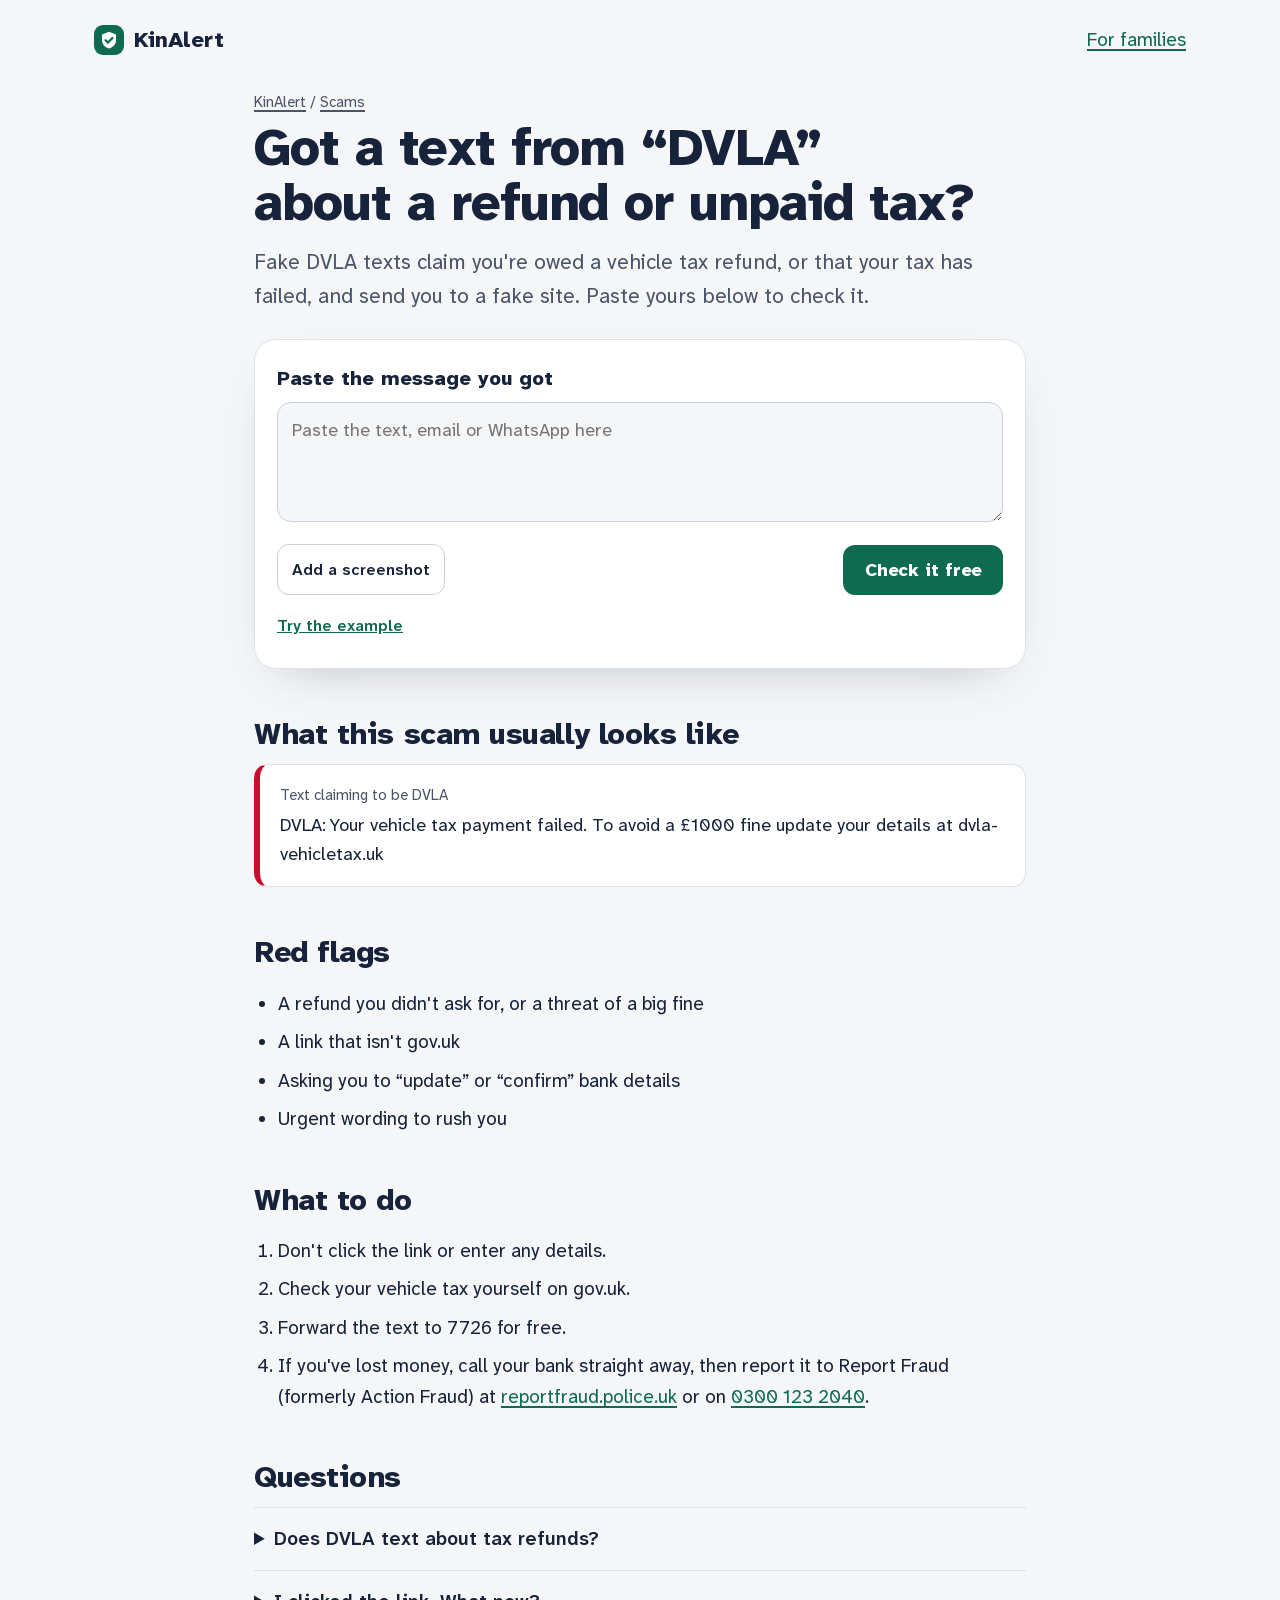
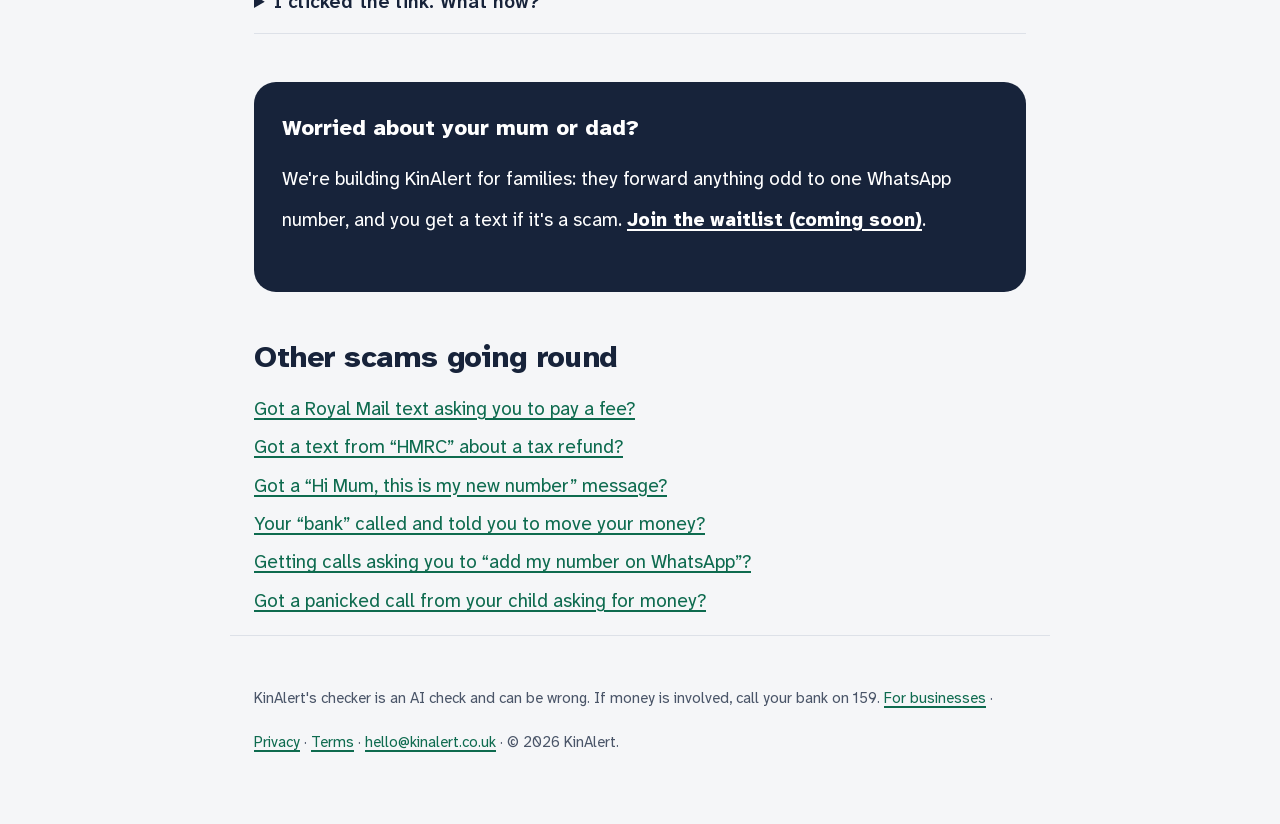
<file: scams/dvla-scam-text/index.html>
<!DOCTYPE html>
<html lang="en-GB"><head><meta charset="utf-8"><meta name="viewport" content="width=device-width, initial-scale=1">
<title>DVLA scam text: vehicle tax refund or fine? Check it free | KinAlert</title>
<meta name="description" content="DVLA doesn&#x27;t send texts about vehicle tax refunds. Check a suspicious DVLA message free and see what to do.">
<link rel="canonical" href="https://kinalert.co.uk/scams/dvla-scam-text/">
<link rel="icon" href="/assets/favicon-32.png" sizes="32x32" type="image/png"><link rel="apple-touch-icon" href="/assets/apple-touch-icon.png">
<meta property="og:title" content="DVLA scam text: vehicle tax refund or fine? Check it free"><meta property="og:description" content="DVLA doesn&#x27;t send texts about vehicle tax refunds. Check a suspicious DVLA message free and see what to do.">
<meta property="og:image" content="https://kinalert.co.uk/assets/og.jpg"><meta property="og:url" content="https://kinalert.co.uk/scams/dvla-scam-text/">
<meta property="og:type" content="article"><meta name="twitter:card" content="summary_large_image">
<link href="/assets/fonts/fonts.css" rel="stylesheet">
<link rel="stylesheet" href="/assets/pages.css">
<script type="application/ld+json">{"@context": "https://schema.org", "@graph": [{"@type": "FAQPage", "mainEntity": [{"@type": "Question", "name": "Does DVLA text about tax refunds?", "acceptedAnswer": {"@type": "Answer", "text": "No. DVLA has warned: \u201cwe don't send text messages about vehicle tax refunds.\u201d Delete the message and don't click the link."}}, {"@type": "Question", "name": "I clicked the link. What now?", "acceptedAnswer": {"@type": "Answer", "text": "If you didn't enter anything, close the page. If you entered card or bank details, call your bank straight away."}}]}, {"@type": "BreadcrumbList", "itemListElement": [{"@type": "ListItem", "position": 1, "name": "KinAlert", "item": "https://kinalert.co.uk/"}, {"@type": "ListItem", "position": 2, "name": "Scams", "item": "https://kinalert.co.uk/scams/"}, {"@type": "ListItem", "position": 3, "name": "Got a text from \u201cDVLA\u201d about a refund or unpaid tax?", "item": "https://kinalert.co.uk/scams/dvla-scam-text/"}]}]}</script>
</head><body>
<header class="wrap top"><a class="brand" href="/"><svg width="30" height="30" viewBox="0 0 30 30" aria-hidden="true"><rect width="30" height="30" rx="9" fill="#0e6b4f"/><path d="M15 6.8l7 2.8v5.4c0 4.3-3 7.4-7 8.6-4-1.2-7-4.3-7-8.6V9.6l7-2.8z" fill="#fff"/><path d="M11.6 15.2l2.4 2.4 4.4-4.6" fill="none" stroke="#0e6b4f" stroke-width="2.2" stroke-linecap="round" stroke-linejoin="round"/></svg> KinAlert</a><a href="/#family">For families</a></header>
<main class="wrap">
<p class="crumbs"><a href="/">KinAlert</a> / <a href="/scams/">Scams</a></p>
<h1>Got a text from “DVLA” about a refund or unpaid tax?</h1>
<p class="lead">Fake DVLA texts claim you&#x27;re owed a vehicle tax refund, or that your tax has failed, and send you to a fake site. Paste yours below to check it.</p>
<div data-kinalert-checker data-example="DVLA: Your vehicle tax payment failed. To avoid a £1000 fine update your details at dvla-vehicletax.uk"></div>
<h2>What this scam usually looks like</h2>
<div class="example"><small>Text claiming to be DVLA</small>DVLA: Your vehicle tax payment failed. To avoid a £1000 fine update your details at dvla-vehicletax.uk</div>
<h2>Red flags</h2><ul class="flags"><li>A refund you didn&#x27;t ask for, or a threat of a big fine</li><li>A link that isn&#x27;t gov.uk</li><li>Asking you to “update” or “confirm” bank details</li><li>Urgent wording to rush you</li></ul>
<h2>What to do</h2><ol class="todo"><li>Don&#x27;t click the link or enter any details.</li><li>Check your vehicle tax yourself on gov.uk.</li><li>Forward the text to 7726 for free.</li><li>If you&#x27;ve lost money, call your bank straight away, then report it to Report Fraud (formerly Action Fraud) at <a href="https://www.reportfraud.police.uk/">reportfraud.police.uk</a> or on <a href="tel:03001232040">0300 123 2040</a>.</li></ol>
<h2>Questions</h2><details><summary>Does DVLA text about tax refunds?</summary><p>No. DVLA has warned: “we don&#x27;t send text messages about vehicle tax refunds.” Delete the message and don&#x27;t click the link.</p></details><details><summary>I clicked the link. What now?</summary><p>If you didn&#x27;t enter anything, close the page. If you entered card or bank details, call your bank straight away.</p></details>
<div class="cta"><strong style="font-size:22px">Worried about your mum or dad?</strong><p>We're building KinAlert for families: they forward anything odd to one WhatsApp number, and you get a text if it's a scam. <a href="/#family">Join the waitlist (coming soon)</a>.</p></div>
<h2>Other scams going round</h2><ul class="related"><li><a href="/scams/royal-mail-scam-text/">Got a Royal Mail text asking you to pay a fee?</a></li><li><a href="/scams/hmrc-scam-text/">Got a text from “HMRC” about a tax refund?</a></li><li><a href="/scams/hi-mum-scam/">Got a “Hi Mum, this is my new number” message?</a></li><li><a href="/scams/safe-account-scam/">Your “bank” called and told you to move your money?</a></li><li><a href="/scams/whatsapp-add-my-number-scam/">Getting calls asking you to “add my number on WhatsApp”?</a></li><li><a href="/scams/ai-voice-clone-scam/">Got a panicked call from your child asking for money?</a></li></ul>
</main>
<footer class="wrap">KinAlert's checker is an AI check and can be wrong. If money is involved, call your bank on 159. <a href="/business/">For businesses</a> · <a href="/privacy/">Privacy</a> · <a href="/terms/">Terms</a> · <a href="mailto:hello@kinalert.co.uk">hello@kinalert.co.uk</a> · © 2026 KinAlert.</footer>
<script src="/assets/checker-widget.js?v=2" defer></script>
</body></html>
</file>
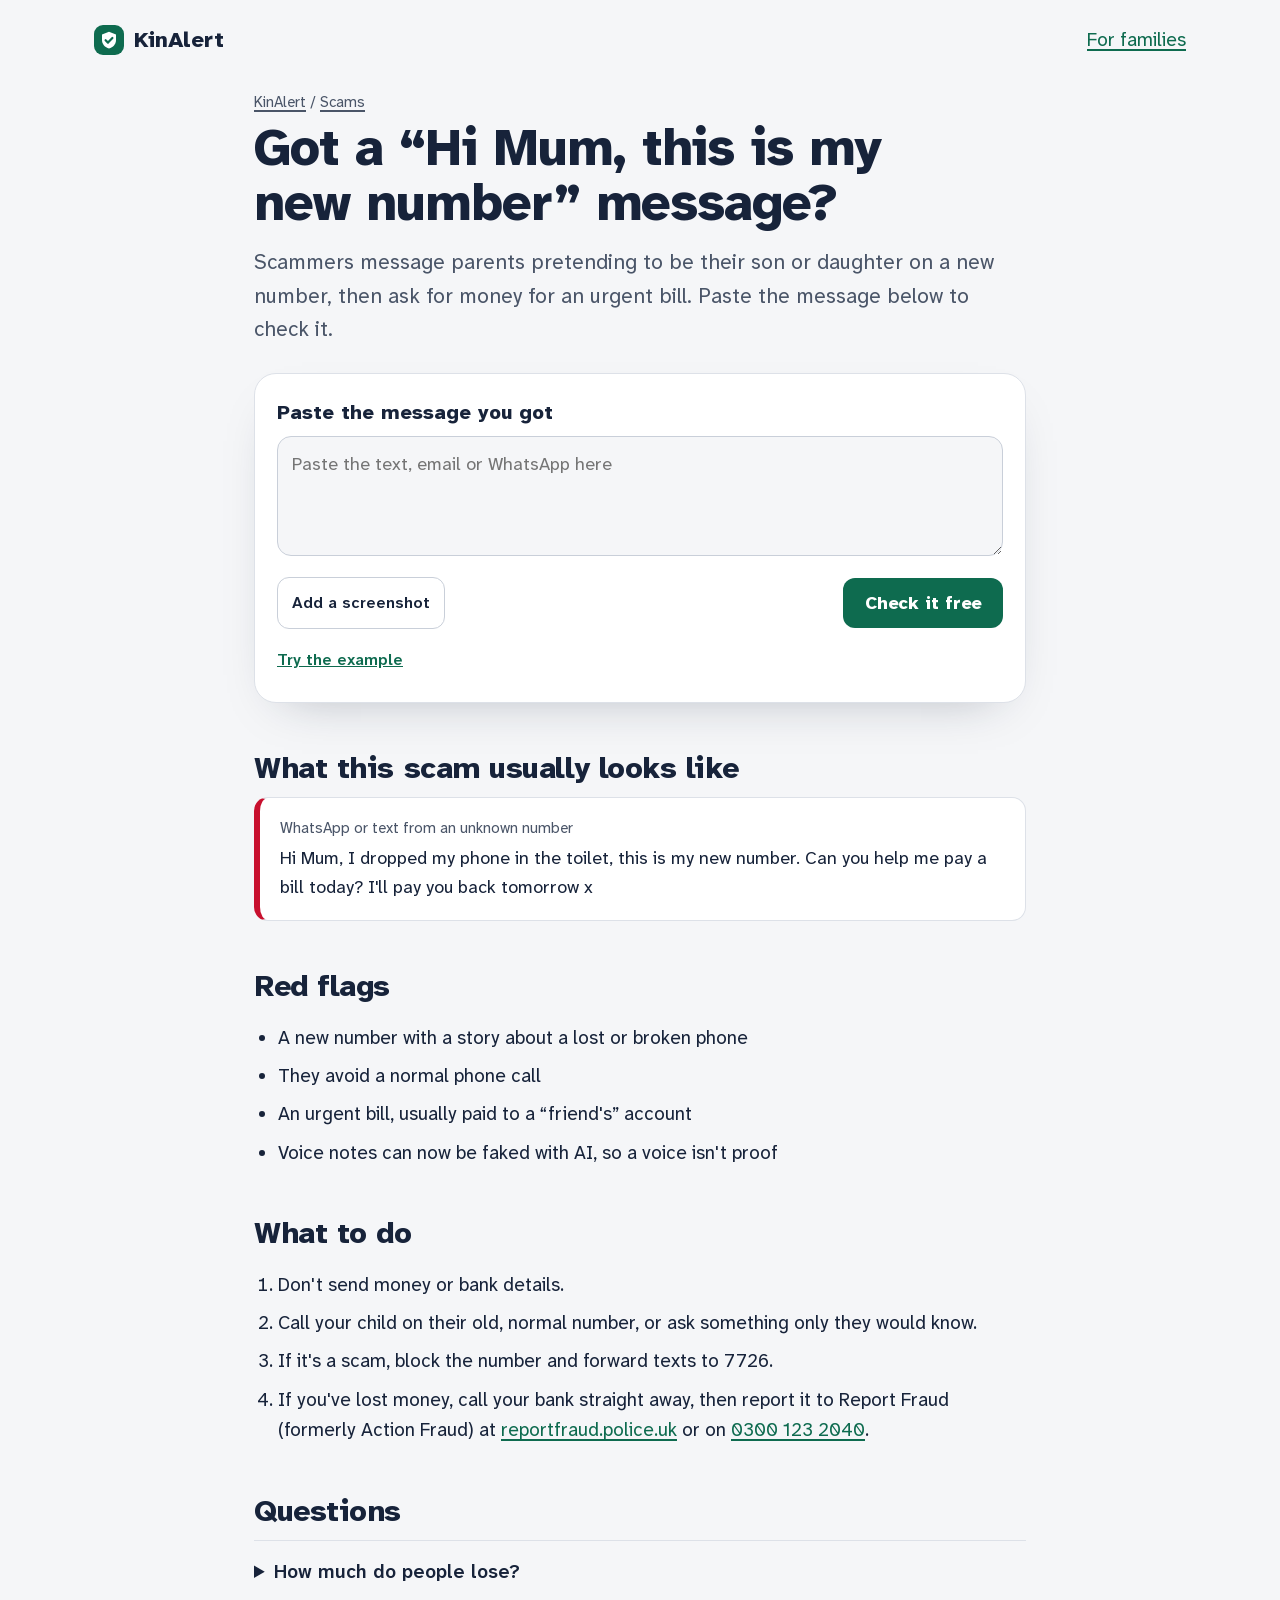
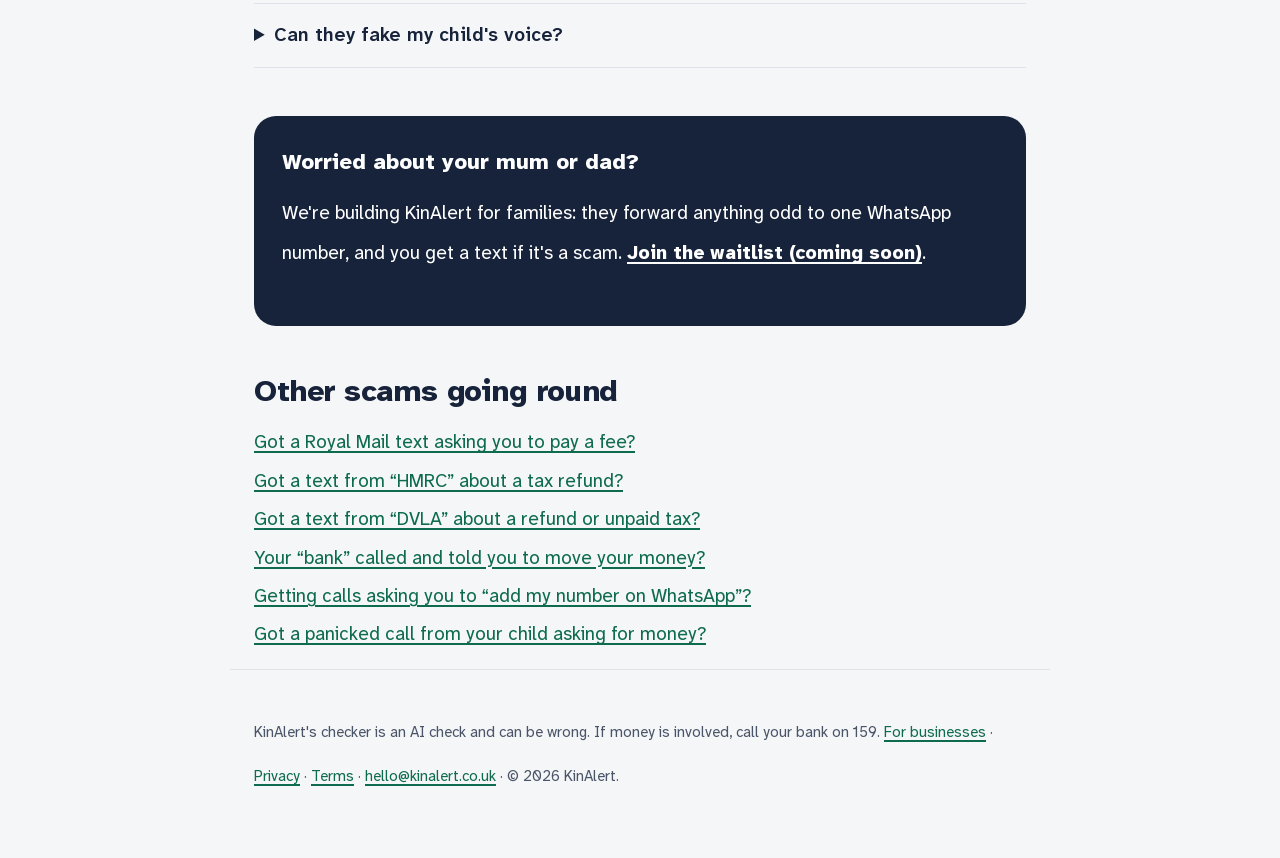
<file: scams/hi-mum-scam/index.html>
<!DOCTYPE html>
<html lang="en-GB"><head><meta charset="utf-8"><meta name="viewport" content="width=device-width, initial-scale=1">
<title>“Hi Mum” scam: new number from your child? Check it free | KinAlert</title>
<meta name="description" content="The Hi Mum scam pretends to be your child on a new number and asks for money. Check the message free and learn the warning signs.">
<link rel="canonical" href="https://kinalert.co.uk/scams/hi-mum-scam/">
<link rel="icon" href="/assets/favicon-32.png" sizes="32x32" type="image/png"><link rel="apple-touch-icon" href="/assets/apple-touch-icon.png">
<meta property="og:title" content="“Hi Mum” scam: new number from your child? Check it free"><meta property="og:description" content="The Hi Mum scam pretends to be your child on a new number and asks for money. Check the message free and learn the warning signs.">
<meta property="og:image" content="https://kinalert.co.uk/assets/og.jpg"><meta property="og:url" content="https://kinalert.co.uk/scams/hi-mum-scam/">
<meta property="og:type" content="article"><meta name="twitter:card" content="summary_large_image">
<link href="/assets/fonts/fonts.css" rel="stylesheet">
<link rel="stylesheet" href="/assets/pages.css">
<script type="application/ld+json">{"@context": "https://schema.org", "@graph": [{"@type": "FAQPage", "mainEntity": [{"@type": "Question", "name": "How much do people lose?", "acceptedAnswer": {"@type": "Answer", "text": "UK banks say victims usually lose up to around \u00a33,000, but some parents have sent far more over several payments."}}, {"@type": "Question", "name": "Can they fake my child's voice?", "acceptedAnswer": {"@type": "Answer", "text": "Yes. Banks have warned that scammers use AI to create voice notes. Always check by calling the normal number."}}]}, {"@type": "BreadcrumbList", "itemListElement": [{"@type": "ListItem", "position": 1, "name": "KinAlert", "item": "https://kinalert.co.uk/"}, {"@type": "ListItem", "position": 2, "name": "Scams", "item": "https://kinalert.co.uk/scams/"}, {"@type": "ListItem", "position": 3, "name": "Got a \u201cHi Mum, this is my new number\u201d message?", "item": "https://kinalert.co.uk/scams/hi-mum-scam/"}]}]}</script>
</head><body>
<header class="wrap top"><a class="brand" href="/"><svg width="30" height="30" viewBox="0 0 30 30" aria-hidden="true"><rect width="30" height="30" rx="9" fill="#0e6b4f"/><path d="M15 6.8l7 2.8v5.4c0 4.3-3 7.4-7 8.6-4-1.2-7-4.3-7-8.6V9.6l7-2.8z" fill="#fff"/><path d="M11.6 15.2l2.4 2.4 4.4-4.6" fill="none" stroke="#0e6b4f" stroke-width="2.2" stroke-linecap="round" stroke-linejoin="round"/></svg> KinAlert</a><a href="/#family">For families</a></header>
<main class="wrap">
<p class="crumbs"><a href="/">KinAlert</a> / <a href="/scams/">Scams</a></p>
<h1>Got a “Hi Mum, this is my new number” message?</h1>
<p class="lead">Scammers message parents pretending to be their son or daughter on a new number, then ask for money for an urgent bill. Paste the message below to check it.</p>
<div data-kinalert-checker data-example="Hi Mum, I dropped my phone in the toilet, this is my new number. Can you help me pay a bill today? I&#x27;ll pay you back tomorrow x"></div>
<h2>What this scam usually looks like</h2>
<div class="example"><small>WhatsApp or text from an unknown number</small>Hi Mum, I dropped my phone in the toilet, this is my new number. Can you help me pay a bill today? I&#x27;ll pay you back tomorrow x</div>
<h2>Red flags</h2><ul class="flags"><li>A new number with a story about a lost or broken phone</li><li>They avoid a normal phone call</li><li>An urgent bill, usually paid to a “friend&#x27;s” account</li><li>Voice notes can now be faked with AI, so a voice isn&#x27;t proof</li></ul>
<h2>What to do</h2><ol class="todo"><li>Don&#x27;t send money or bank details.</li><li>Call your child on their old, normal number, or ask something only they would know.</li><li>If it&#x27;s a scam, block the number and forward texts to 7726.</li><li>If you&#x27;ve lost money, call your bank straight away, then report it to Report Fraud (formerly Action Fraud) at <a href="https://www.reportfraud.police.uk/">reportfraud.police.uk</a> or on <a href="tel:03001232040">0300 123 2040</a>.</li></ol>
<h2>Questions</h2><details><summary>How much do people lose?</summary><p>UK banks say victims usually lose up to around £3,000, but some parents have sent far more over several payments.</p></details><details><summary>Can they fake my child&#x27;s voice?</summary><p>Yes. Banks have warned that scammers use AI to create voice notes. Always check by calling the normal number.</p></details>
<div class="cta"><strong style="font-size:22px">Worried about your mum or dad?</strong><p>We're building KinAlert for families: they forward anything odd to one WhatsApp number, and you get a text if it's a scam. <a href="/#family">Join the waitlist (coming soon)</a>.</p></div>
<h2>Other scams going round</h2><ul class="related"><li><a href="/scams/royal-mail-scam-text/">Got a Royal Mail text asking you to pay a fee?</a></li><li><a href="/scams/hmrc-scam-text/">Got a text from “HMRC” about a tax refund?</a></li><li><a href="/scams/dvla-scam-text/">Got a text from “DVLA” about a refund or unpaid tax?</a></li><li><a href="/scams/safe-account-scam/">Your “bank” called and told you to move your money?</a></li><li><a href="/scams/whatsapp-add-my-number-scam/">Getting calls asking you to “add my number on WhatsApp”?</a></li><li><a href="/scams/ai-voice-clone-scam/">Got a panicked call from your child asking for money?</a></li></ul>
</main>
<footer class="wrap">KinAlert's checker is an AI check and can be wrong. If money is involved, call your bank on 159. <a href="/business/">For businesses</a> · <a href="/privacy/">Privacy</a> · <a href="/terms/">Terms</a> · <a href="mailto:hello@kinalert.co.uk">hello@kinalert.co.uk</a> · © 2026 KinAlert.</footer>
<script src="/assets/checker-widget.js?v=2" defer></script>
</body></html>
</file>
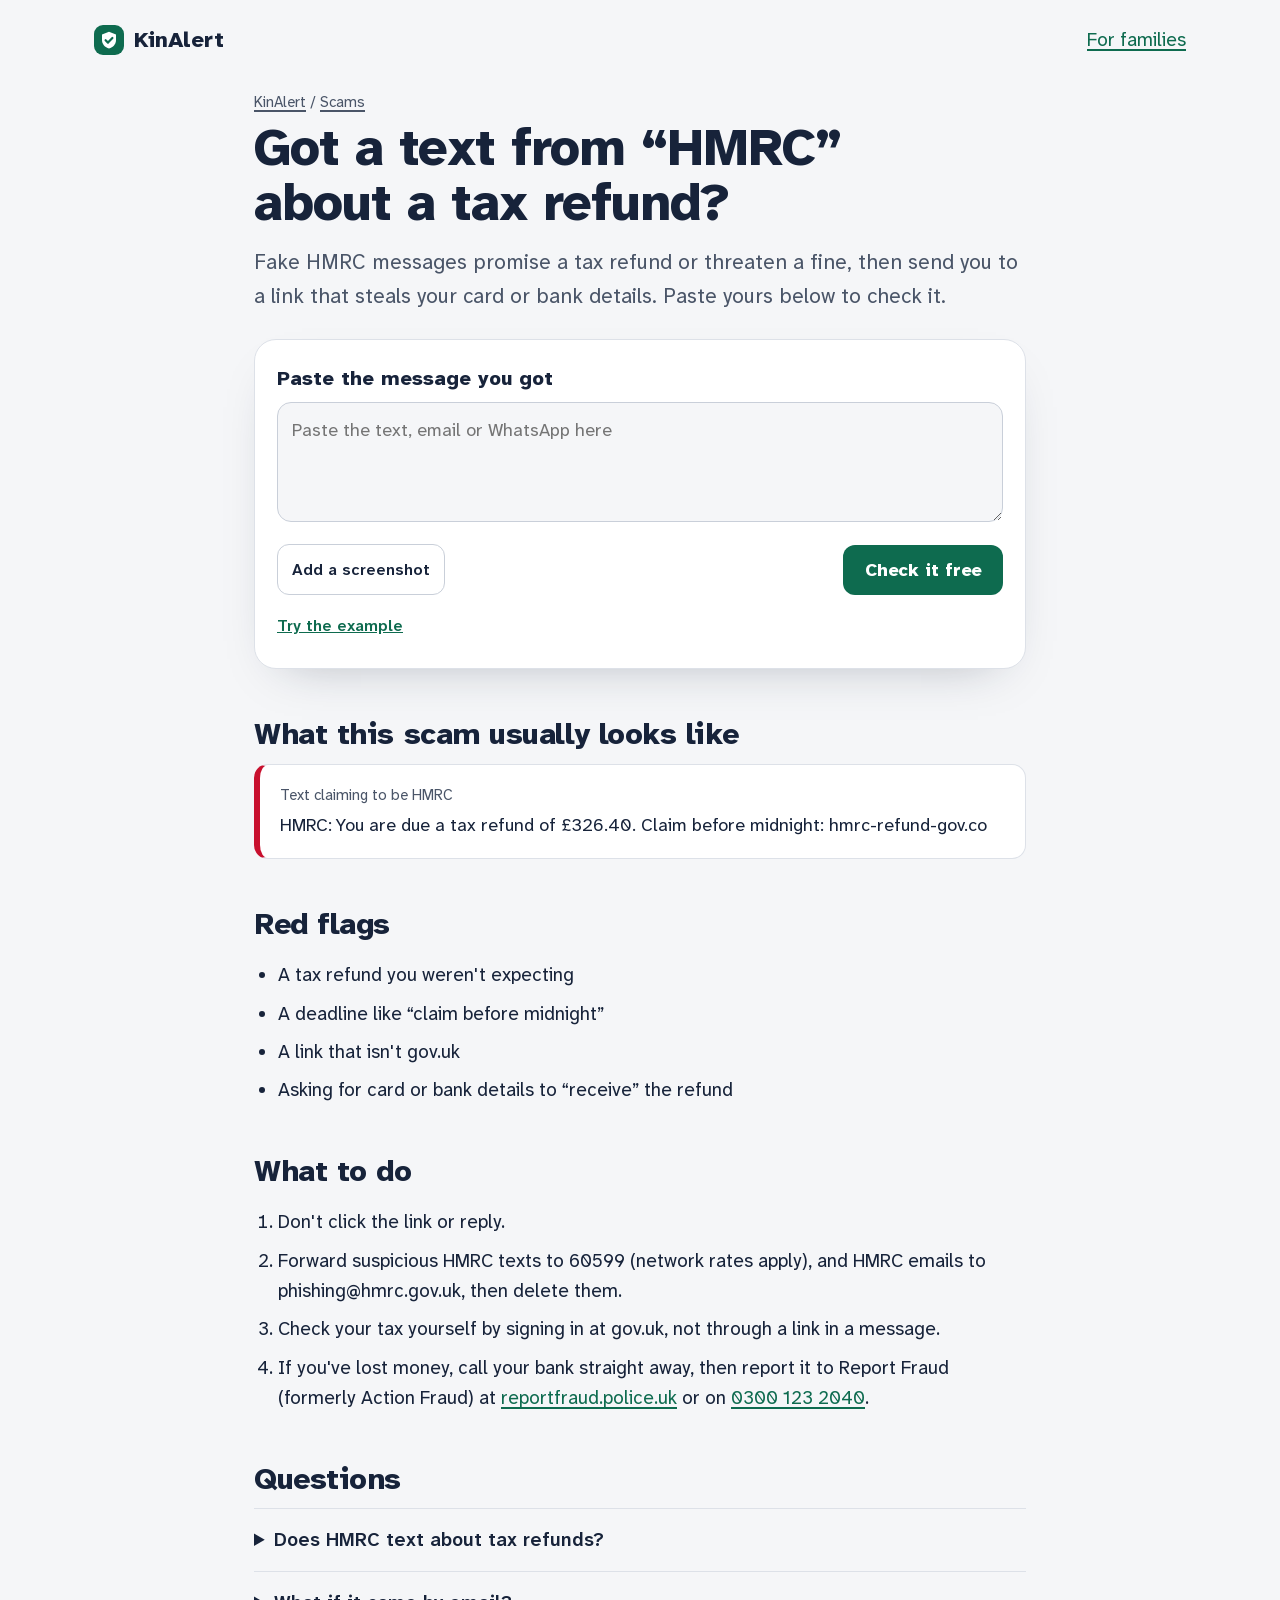
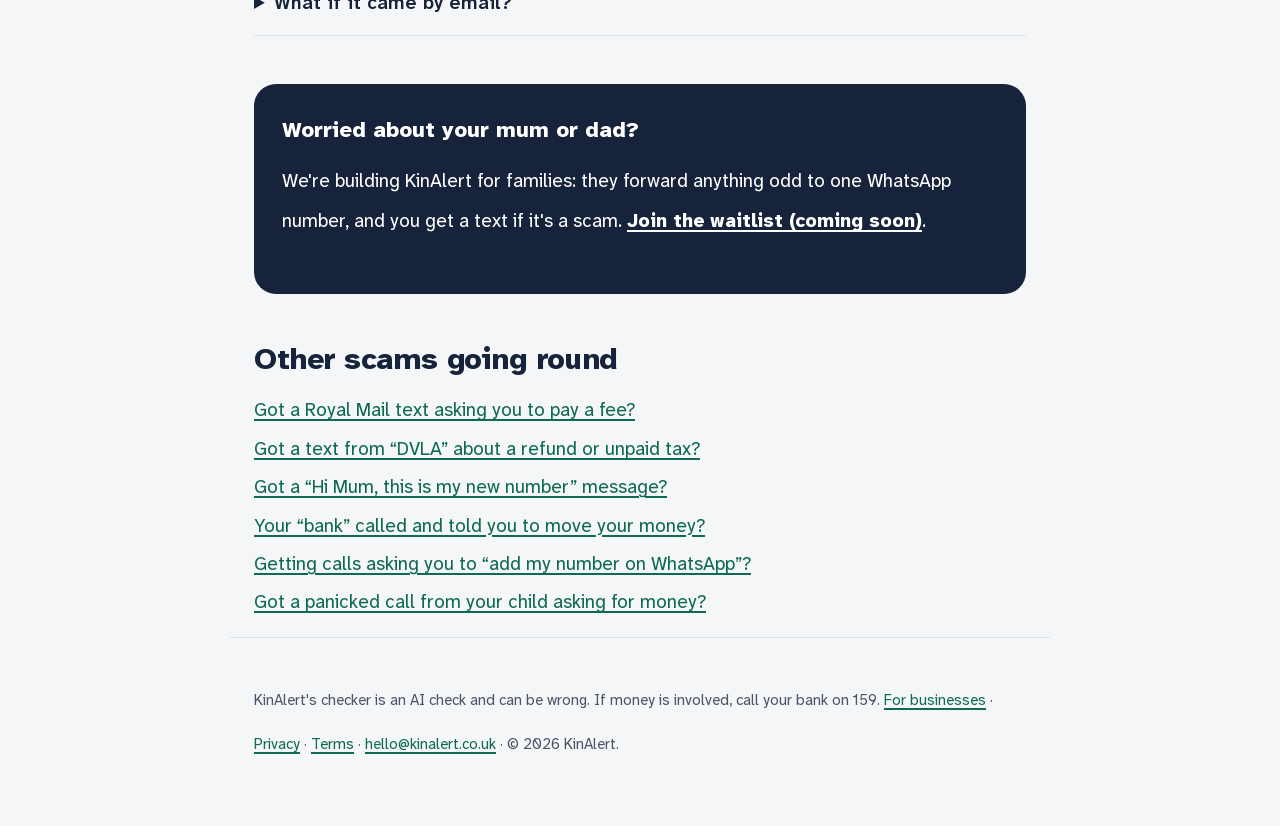
<file: scams/hmrc-scam-text/index.html>
<!DOCTYPE html>
<html lang="en-GB"><head><meta charset="utf-8"><meta name="viewport" content="width=device-width, initial-scale=1">
<title>HMRC tax refund scam text: is it real? Check it free | KinAlert</title>
<meta name="description" content="HMRC never tells you about a tax rebate by text. Check a suspicious HMRC message free, see the red flags and how to report it.">
<link rel="canonical" href="https://kinalert.co.uk/scams/hmrc-scam-text/">
<link rel="icon" href="/assets/favicon-32.png" sizes="32x32" type="image/png"><link rel="apple-touch-icon" href="/assets/apple-touch-icon.png">
<meta property="og:title" content="HMRC tax refund scam text: is it real? Check it free"><meta property="og:description" content="HMRC never tells you about a tax rebate by text. Check a suspicious HMRC message free, see the red flags and how to report it.">
<meta property="og:image" content="https://kinalert.co.uk/assets/og.jpg"><meta property="og:url" content="https://kinalert.co.uk/scams/hmrc-scam-text/">
<meta property="og:type" content="article"><meta name="twitter:card" content="summary_large_image">
<link href="/assets/fonts/fonts.css" rel="stylesheet">
<link rel="stylesheet" href="/assets/pages.css">
<script type="application/ld+json">{"@context": "https://schema.org", "@graph": [{"@type": "FAQPage", "mainEntity": [{"@type": "Question", "name": "Does HMRC text about tax refunds?", "acceptedAnswer": {"@type": "Answer", "text": "No. GOV.UK says HMRC will never send notifications of a tax rebate, or ask you to share personal or payment information, by text message."}}, {"@type": "Question", "name": "What if it came by email?", "acceptedAnswer": {"@type": "Answer", "text": "HMRC only emails about rebates or asks for details from addresses ending in hmrc.gov.uk. Forward anything suspicious to phishing@hmrc.gov.uk."}}]}, {"@type": "BreadcrumbList", "itemListElement": [{"@type": "ListItem", "position": 1, "name": "KinAlert", "item": "https://kinalert.co.uk/"}, {"@type": "ListItem", "position": 2, "name": "Scams", "item": "https://kinalert.co.uk/scams/"}, {"@type": "ListItem", "position": 3, "name": "Got a text from \u201cHMRC\u201d about a tax refund?", "item": "https://kinalert.co.uk/scams/hmrc-scam-text/"}]}]}</script>
</head><body>
<header class="wrap top"><a class="brand" href="/"><svg width="30" height="30" viewBox="0 0 30 30" aria-hidden="true"><rect width="30" height="30" rx="9" fill="#0e6b4f"/><path d="M15 6.8l7 2.8v5.4c0 4.3-3 7.4-7 8.6-4-1.2-7-4.3-7-8.6V9.6l7-2.8z" fill="#fff"/><path d="M11.6 15.2l2.4 2.4 4.4-4.6" fill="none" stroke="#0e6b4f" stroke-width="2.2" stroke-linecap="round" stroke-linejoin="round"/></svg> KinAlert</a><a href="/#family">For families</a></header>
<main class="wrap">
<p class="crumbs"><a href="/">KinAlert</a> / <a href="/scams/">Scams</a></p>
<h1>Got a text from “HMRC” about a tax refund?</h1>
<p class="lead">Fake HMRC messages promise a tax refund or threaten a fine, then send you to a link that steals your card or bank details. Paste yours below to check it.</p>
<div data-kinalert-checker data-example="HMRC: You are due a tax refund of £326.40. Claim before midnight: hmrc-refund-gov.co"></div>
<h2>What this scam usually looks like</h2>
<div class="example"><small>Text claiming to be HMRC</small>HMRC: You are due a tax refund of £326.40. Claim before midnight: hmrc-refund-gov.co</div>
<h2>Red flags</h2><ul class="flags"><li>A tax refund you weren&#x27;t expecting</li><li>A deadline like “claim before midnight”</li><li>A link that isn&#x27;t gov.uk</li><li>Asking for card or bank details to “receive” the refund</li></ul>
<h2>What to do</h2><ol class="todo"><li>Don&#x27;t click the link or reply.</li><li>Forward suspicious HMRC texts to 60599 (network rates apply), and HMRC emails to phishing@hmrc.gov.uk, then delete them.</li><li>Check your tax yourself by signing in at gov.uk, not through a link in a message.</li><li>If you&#x27;ve lost money, call your bank straight away, then report it to Report Fraud (formerly Action Fraud) at <a href="https://www.reportfraud.police.uk/">reportfraud.police.uk</a> or on <a href="tel:03001232040">0300 123 2040</a>.</li></ol>
<h2>Questions</h2><details><summary>Does HMRC text about tax refunds?</summary><p>No. GOV.UK says HMRC will never send notifications of a tax rebate, or ask you to share personal or payment information, by text message.</p></details><details><summary>What if it came by email?</summary><p>HMRC only emails about rebates or asks for details from addresses ending in hmrc.gov.uk. Forward anything suspicious to phishing@hmrc.gov.uk.</p></details>
<div class="cta"><strong style="font-size:22px">Worried about your mum or dad?</strong><p>We're building KinAlert for families: they forward anything odd to one WhatsApp number, and you get a text if it's a scam. <a href="/#family">Join the waitlist (coming soon)</a>.</p></div>
<h2>Other scams going round</h2><ul class="related"><li><a href="/scams/royal-mail-scam-text/">Got a Royal Mail text asking you to pay a fee?</a></li><li><a href="/scams/dvla-scam-text/">Got a text from “DVLA” about a refund or unpaid tax?</a></li><li><a href="/scams/hi-mum-scam/">Got a “Hi Mum, this is my new number” message?</a></li><li><a href="/scams/safe-account-scam/">Your “bank” called and told you to move your money?</a></li><li><a href="/scams/whatsapp-add-my-number-scam/">Getting calls asking you to “add my number on WhatsApp”?</a></li><li><a href="/scams/ai-voice-clone-scam/">Got a panicked call from your child asking for money?</a></li></ul>
</main>
<footer class="wrap">KinAlert's checker is an AI check and can be wrong. If money is involved, call your bank on 159. <a href="/business/">For businesses</a> · <a href="/privacy/">Privacy</a> · <a href="/terms/">Terms</a> · <a href="mailto:hello@kinalert.co.uk">hello@kinalert.co.uk</a> · © 2026 KinAlert.</footer>
<script src="/assets/checker-widget.js?v=2" defer></script>
</body></html>
</file>
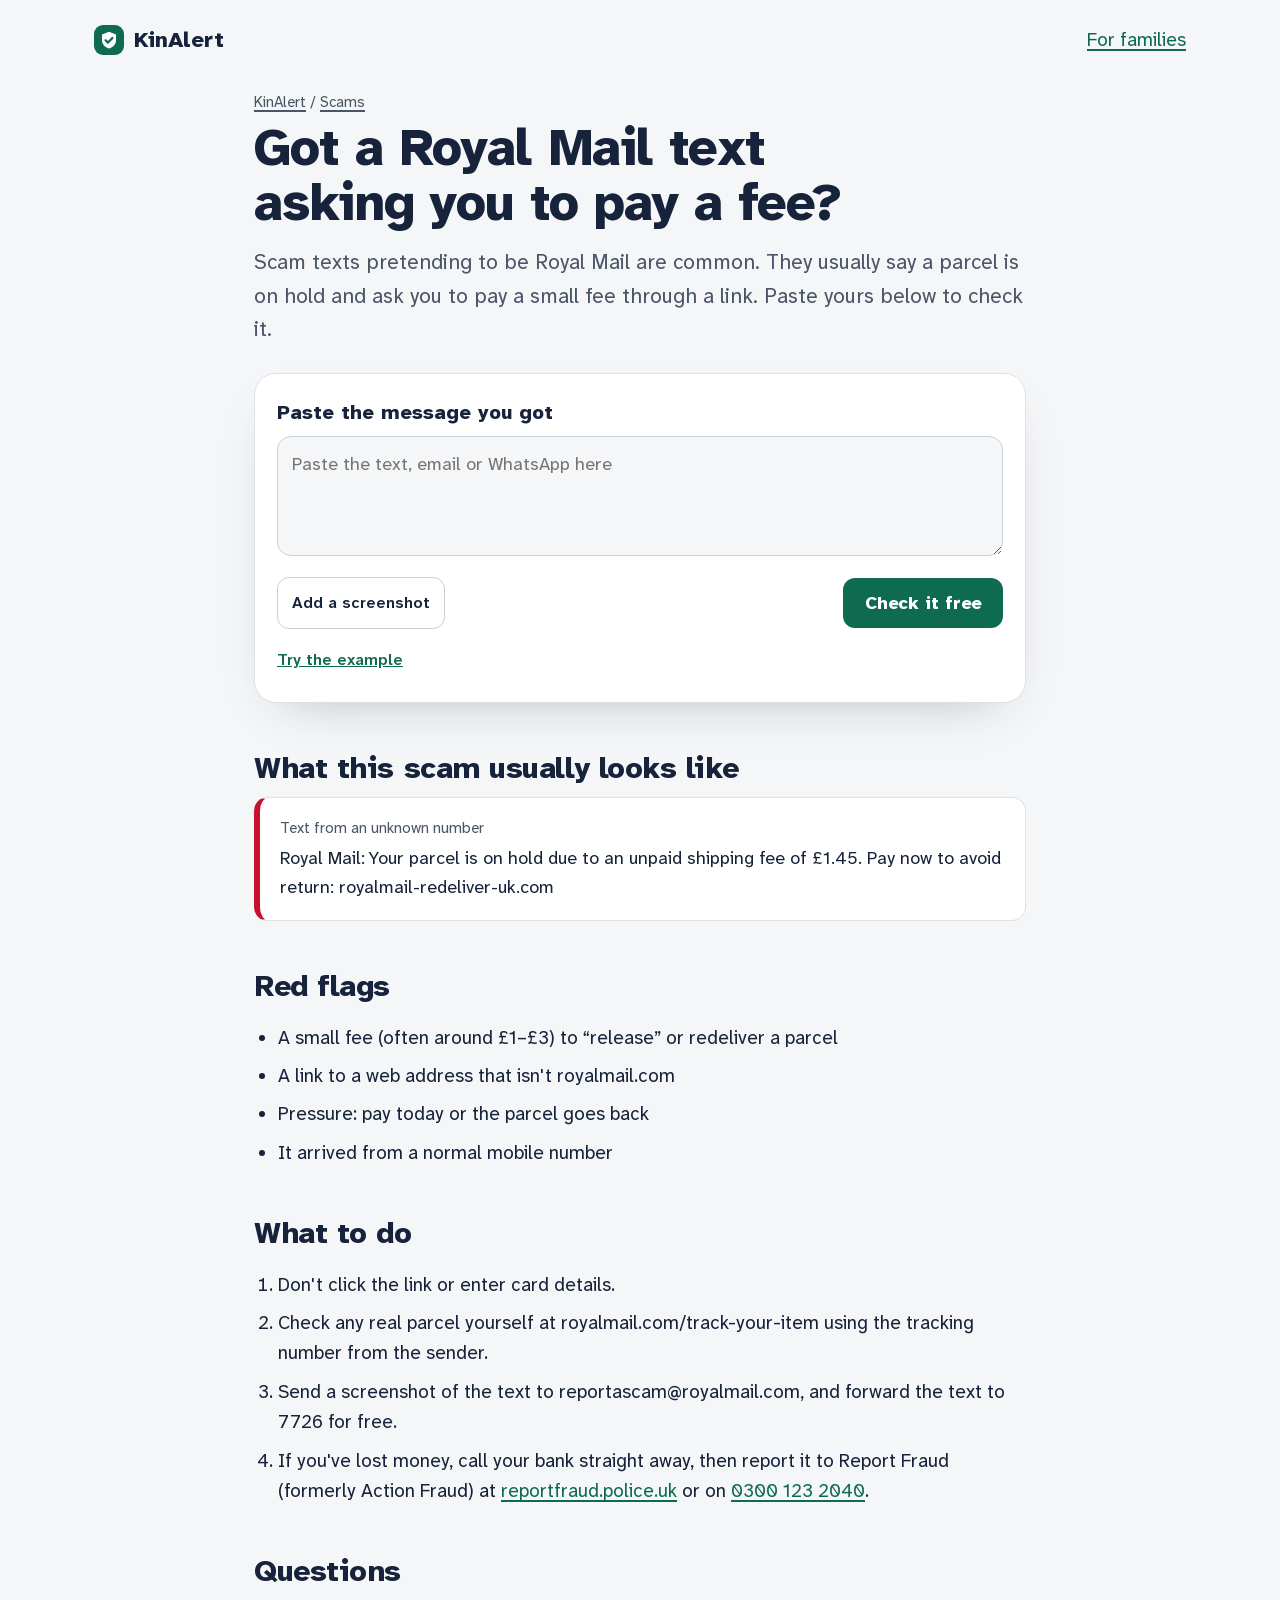
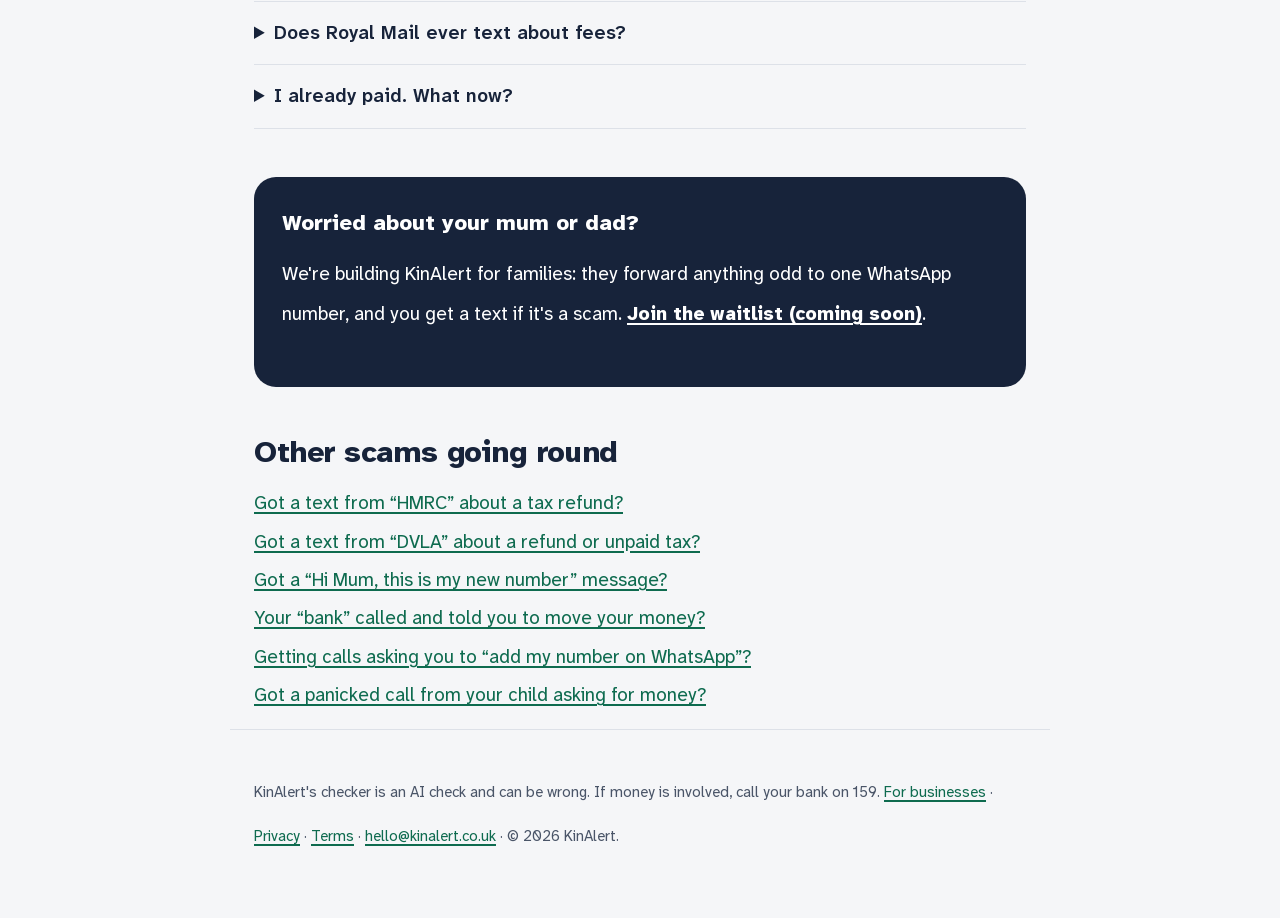
<file: scams/royal-mail-scam-text/index.html>
<!DOCTYPE html>
<html lang="en-GB"><head><meta charset="utf-8"><meta name="viewport" content="width=device-width, initial-scale=1">
<title>Royal Mail scam text: is it real? Check it free | KinAlert</title>
<meta name="description" content="Fake Royal Mail texts say a parcel is held until you pay a small fee. Check yours free, see the red flags and what to do.">
<link rel="canonical" href="https://kinalert.co.uk/scams/royal-mail-scam-text/">
<link rel="icon" href="/assets/favicon-32.png" sizes="32x32" type="image/png"><link rel="apple-touch-icon" href="/assets/apple-touch-icon.png">
<meta property="og:title" content="Royal Mail scam text: is it real? Check it free"><meta property="og:description" content="Fake Royal Mail texts say a parcel is held until you pay a small fee. Check yours free, see the red flags and what to do.">
<meta property="og:image" content="https://kinalert.co.uk/assets/og.jpg"><meta property="og:url" content="https://kinalert.co.uk/scams/royal-mail-scam-text/">
<meta property="og:type" content="article"><meta name="twitter:card" content="summary_large_image">
<link href="/assets/fonts/fonts.css" rel="stylesheet">
<link rel="stylesheet" href="/assets/pages.css">
<script type="application/ld+json">{"@context": "https://schema.org", "@graph": [{"@type": "FAQPage", "mainEntity": [{"@type": "Question", "name": "Does Royal Mail ever text about fees?", "acceptedAnswer": {"@type": "Answer", "text": "Treat any text asking you to pay through a link with suspicion. Royal Mail says not to click the link or enter details in texts like this, and to check tracking on its own website."}}, {"@type": "Question", "name": "I already paid. What now?", "acceptedAnswer": {"@type": "Answer", "text": "Call your bank straight away using the number on the back of your card, so they can try to stop the payment and block your card."}}]}, {"@type": "BreadcrumbList", "itemListElement": [{"@type": "ListItem", "position": 1, "name": "KinAlert", "item": "https://kinalert.co.uk/"}, {"@type": "ListItem", "position": 2, "name": "Scams", "item": "https://kinalert.co.uk/scams/"}, {"@type": "ListItem", "position": 3, "name": "Got a Royal Mail text asking you to pay a fee?", "item": "https://kinalert.co.uk/scams/royal-mail-scam-text/"}]}]}</script>
</head><body>
<header class="wrap top"><a class="brand" href="/"><svg width="30" height="30" viewBox="0 0 30 30" aria-hidden="true"><rect width="30" height="30" rx="9" fill="#0e6b4f"/><path d="M15 6.8l7 2.8v5.4c0 4.3-3 7.4-7 8.6-4-1.2-7-4.3-7-8.6V9.6l7-2.8z" fill="#fff"/><path d="M11.6 15.2l2.4 2.4 4.4-4.6" fill="none" stroke="#0e6b4f" stroke-width="2.2" stroke-linecap="round" stroke-linejoin="round"/></svg> KinAlert</a><a href="/#family">For families</a></header>
<main class="wrap">
<p class="crumbs"><a href="/">KinAlert</a> / <a href="/scams/">Scams</a></p>
<h1>Got a Royal Mail text asking you to pay a fee?</h1>
<p class="lead">Scam texts pretending to be Royal Mail are common. They usually say a parcel is on hold and ask you to pay a small fee through a link. Paste yours below to check it.</p>
<div data-kinalert-checker data-example="Royal Mail: Your parcel is on hold due to an unpaid shipping fee of £1.45. Pay now to avoid return: royalmail-redeliver-uk.com"></div>
<h2>What this scam usually looks like</h2>
<div class="example"><small>Text from an unknown number</small>Royal Mail: Your parcel is on hold due to an unpaid shipping fee of £1.45. Pay now to avoid return: royalmail-redeliver-uk.com</div>
<h2>Red flags</h2><ul class="flags"><li>A small fee (often around £1–£3) to “release” or redeliver a parcel</li><li>A link to a web address that isn&#x27;t royalmail.com</li><li>Pressure: pay today or the parcel goes back</li><li>It arrived from a normal mobile number</li></ul>
<h2>What to do</h2><ol class="todo"><li>Don&#x27;t click the link or enter card details.</li><li>Check any real parcel yourself at royalmail.com/track-your-item using the tracking number from the sender.</li><li>Send a screenshot of the text to reportascam@royalmail.com, and forward the text to 7726 for free.</li><li>If you&#x27;ve lost money, call your bank straight away, then report it to Report Fraud (formerly Action Fraud) at <a href="https://www.reportfraud.police.uk/">reportfraud.police.uk</a> or on <a href="tel:03001232040">0300 123 2040</a>.</li></ol>
<h2>Questions</h2><details><summary>Does Royal Mail ever text about fees?</summary><p>Treat any text asking you to pay through a link with suspicion. Royal Mail says not to click the link or enter details in texts like this, and to check tracking on its own website.</p></details><details><summary>I already paid. What now?</summary><p>Call your bank straight away using the number on the back of your card, so they can try to stop the payment and block your card.</p></details>
<div class="cta"><strong style="font-size:22px">Worried about your mum or dad?</strong><p>We're building KinAlert for families: they forward anything odd to one WhatsApp number, and you get a text if it's a scam. <a href="/#family">Join the waitlist (coming soon)</a>.</p></div>
<h2>Other scams going round</h2><ul class="related"><li><a href="/scams/hmrc-scam-text/">Got a text from “HMRC” about a tax refund?</a></li><li><a href="/scams/dvla-scam-text/">Got a text from “DVLA” about a refund or unpaid tax?</a></li><li><a href="/scams/hi-mum-scam/">Got a “Hi Mum, this is my new number” message?</a></li><li><a href="/scams/safe-account-scam/">Your “bank” called and told you to move your money?</a></li><li><a href="/scams/whatsapp-add-my-number-scam/">Getting calls asking you to “add my number on WhatsApp”?</a></li><li><a href="/scams/ai-voice-clone-scam/">Got a panicked call from your child asking for money?</a></li></ul>
</main>
<footer class="wrap">KinAlert's checker is an AI check and can be wrong. If money is involved, call your bank on 159. <a href="/business/">For businesses</a> · <a href="/privacy/">Privacy</a> · <a href="/terms/">Terms</a> · <a href="mailto:hello@kinalert.co.uk">hello@kinalert.co.uk</a> · © 2026 KinAlert.</footer>
<script src="/assets/checker-widget.js?v=2" defer></script>
</body></html>
</file>
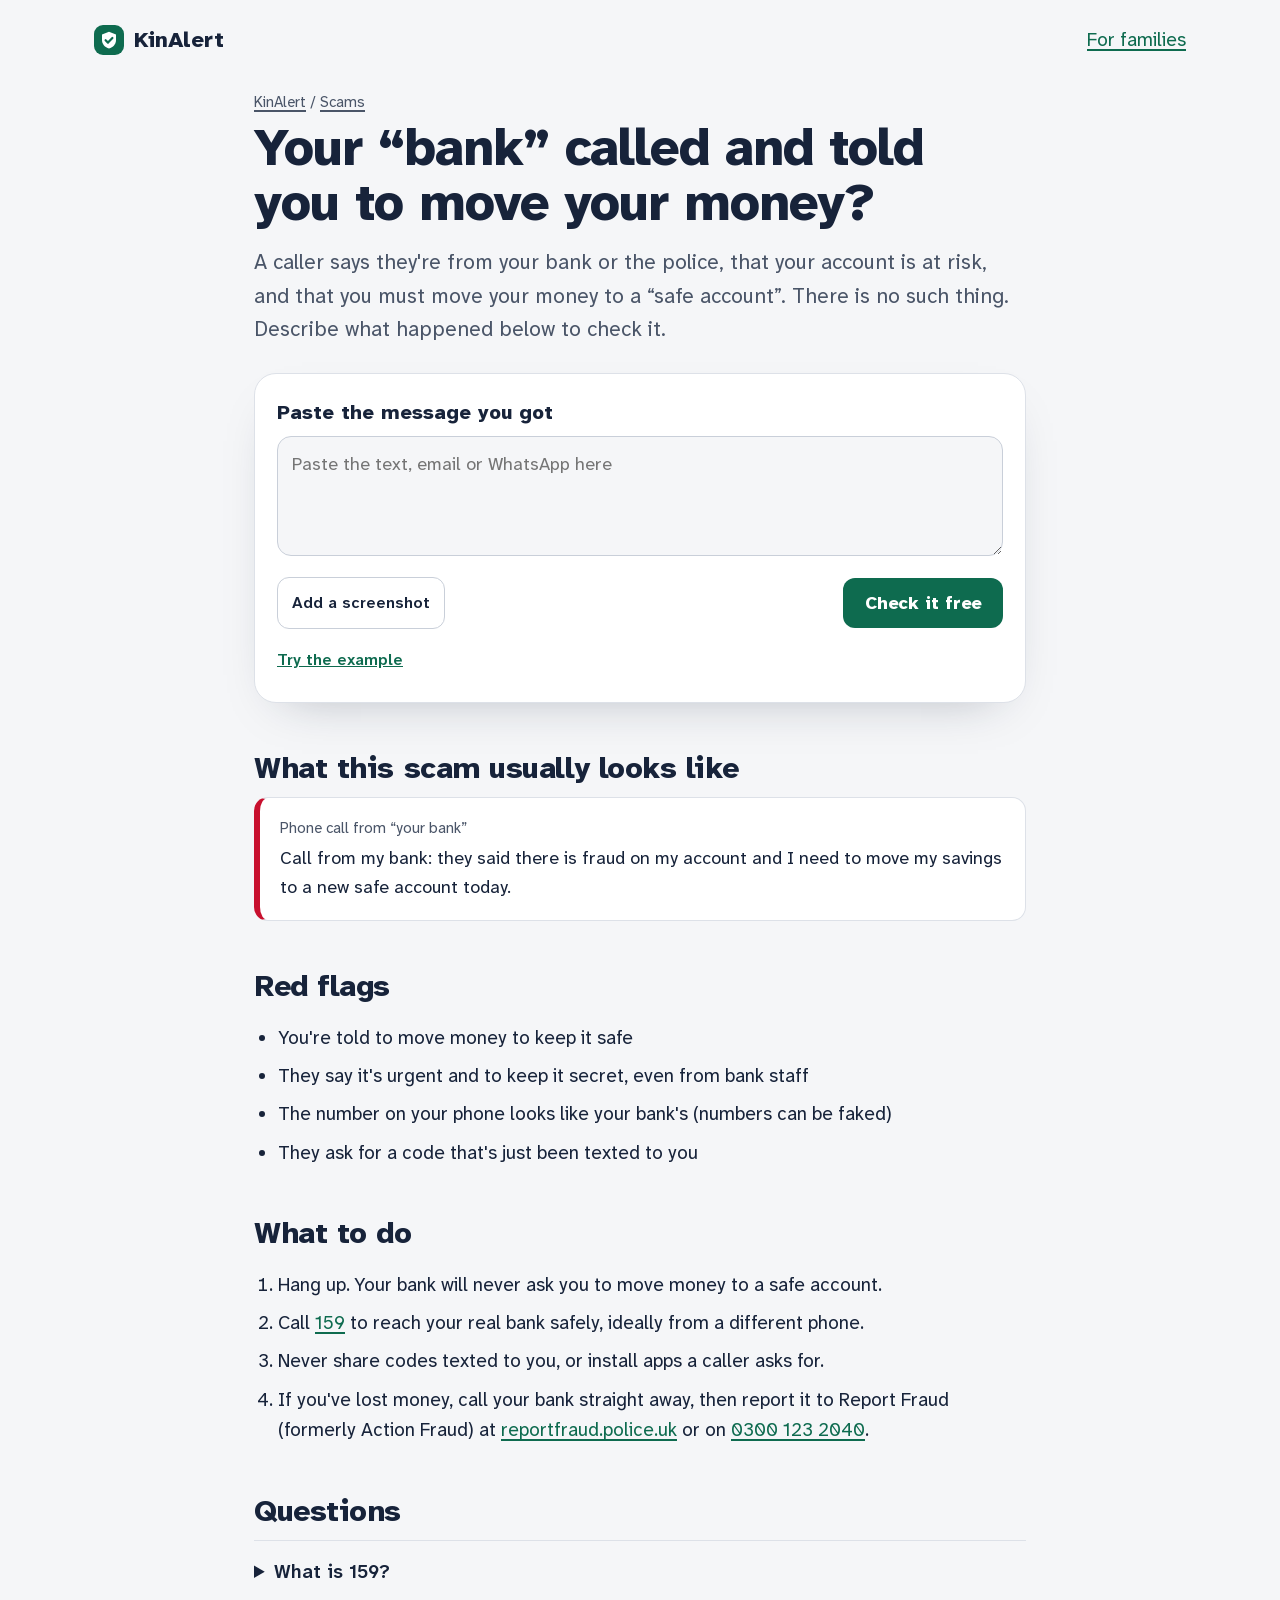
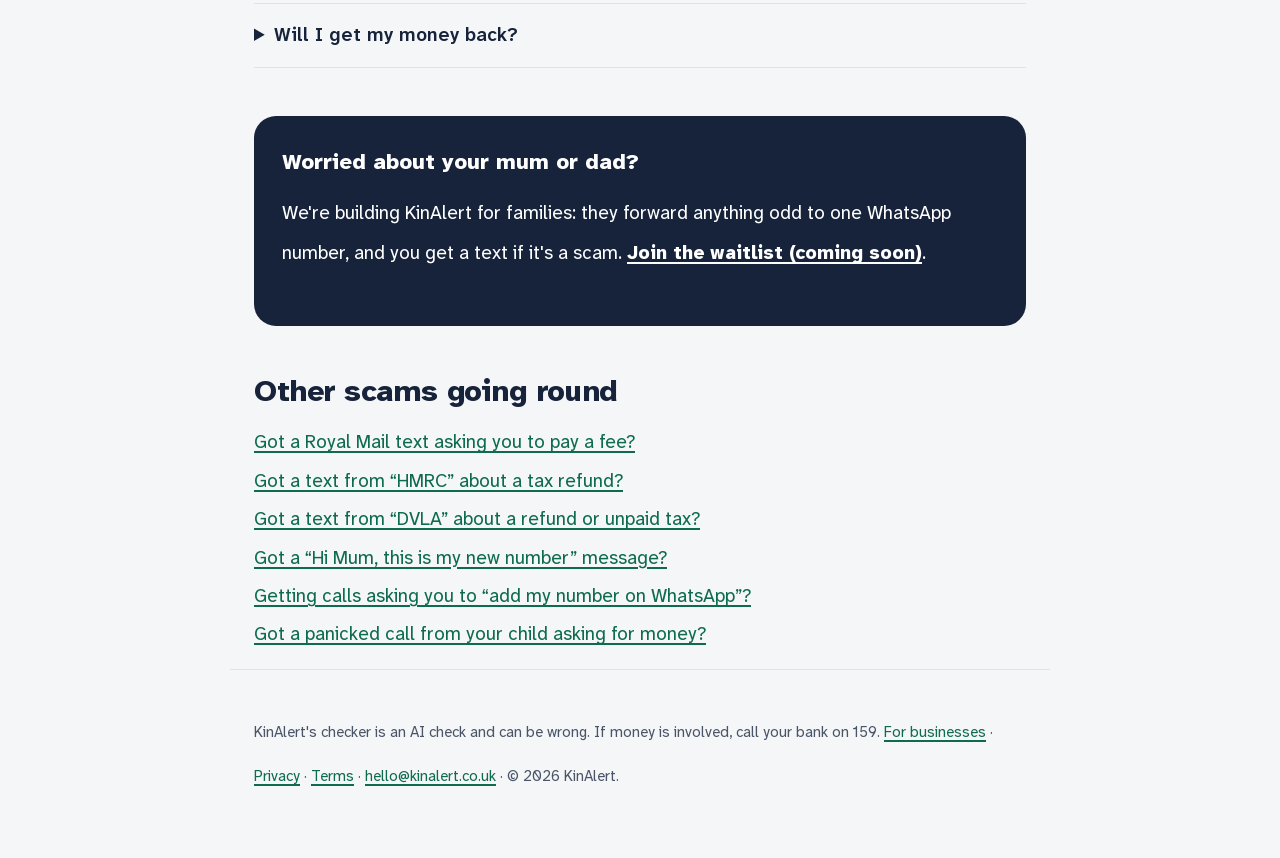
<file: scams/safe-account-scam/index.html>
<!DOCTYPE html>
<html lang="en-GB"><head><meta charset="utf-8"><meta name="viewport" content="width=device-width, initial-scale=1">
<title>“Safe account” scam call from your bank? Check it free | KinAlert</title>
<meta name="description" content="Banks never ask you to move money to a safe account. Learn how the safe account scam works and check a suspicious message free.">
<link rel="canonical" href="https://kinalert.co.uk/scams/safe-account-scam/">
<link rel="icon" href="/assets/favicon-32.png" sizes="32x32" type="image/png"><link rel="apple-touch-icon" href="/assets/apple-touch-icon.png">
<meta property="og:title" content="“Safe account” scam call from your bank? Check it free"><meta property="og:description" content="Banks never ask you to move money to a safe account. Learn how the safe account scam works and check a suspicious message free.">
<meta property="og:image" content="https://kinalert.co.uk/assets/og.jpg"><meta property="og:url" content="https://kinalert.co.uk/scams/safe-account-scam/">
<meta property="og:type" content="article"><meta name="twitter:card" content="summary_large_image">
<link href="/assets/fonts/fonts.css" rel="stylesheet">
<link rel="stylesheet" href="/assets/pages.css">
<script type="application/ld+json">{"@context": "https://schema.org", "@graph": [{"@type": "FAQPage", "mainEntity": [{"@type": "Question", "name": "What is 159?", "acceptedAnswer": {"@type": "Answer", "text": "159 is a free number that connects you to your own bank's fraud team, so you know you're talking to the real bank."}}, {"@type": "Question", "name": "Will I get my money back?", "acceptedAnswer": {"@type": "Answer", "text": "Since October 2024, UK banks must refund most victims of this kind of push-payment fraud, up to \u00a385,000. Call your bank straight away."}}]}, {"@type": "BreadcrumbList", "itemListElement": [{"@type": "ListItem", "position": 1, "name": "KinAlert", "item": "https://kinalert.co.uk/"}, {"@type": "ListItem", "position": 2, "name": "Scams", "item": "https://kinalert.co.uk/scams/"}, {"@type": "ListItem", "position": 3, "name": "Your \u201cbank\u201d called and told you to move your money?", "item": "https://kinalert.co.uk/scams/safe-account-scam/"}]}]}</script>
</head><body>
<header class="wrap top"><a class="brand" href="/"><svg width="30" height="30" viewBox="0 0 30 30" aria-hidden="true"><rect width="30" height="30" rx="9" fill="#0e6b4f"/><path d="M15 6.8l7 2.8v5.4c0 4.3-3 7.4-7 8.6-4-1.2-7-4.3-7-8.6V9.6l7-2.8z" fill="#fff"/><path d="M11.6 15.2l2.4 2.4 4.4-4.6" fill="none" stroke="#0e6b4f" stroke-width="2.2" stroke-linecap="round" stroke-linejoin="round"/></svg> KinAlert</a><a href="/#family">For families</a></header>
<main class="wrap">
<p class="crumbs"><a href="/">KinAlert</a> / <a href="/scams/">Scams</a></p>
<h1>Your “bank” called and told you to move your money?</h1>
<p class="lead">A caller says they&#x27;re from your bank or the police, that your account is at risk, and that you must move your money to a “safe account”. There is no such thing. Describe what happened below to check it.</p>
<div data-kinalert-checker data-example="Call from my bank: they said there is fraud on my account and I need to move my savings to a new safe account today."></div>
<h2>What this scam usually looks like</h2>
<div class="example"><small>Phone call from “your bank”</small>Call from my bank: they said there is fraud on my account and I need to move my savings to a new safe account today.</div>
<h2>Red flags</h2><ul class="flags"><li>You&#x27;re told to move money to keep it safe</li><li>They say it&#x27;s urgent and to keep it secret, even from bank staff</li><li>The number on your phone looks like your bank&#x27;s (numbers can be faked)</li><li>They ask for a code that&#x27;s just been texted to you</li></ul>
<h2>What to do</h2><ol class="todo"><li>Hang up. Your bank will never ask you to move money to a safe account.</li><li>Call <a href="tel:159">159</a> to reach your real bank safely, ideally from a different phone.</li><li>Never share codes texted to you, or install apps a caller asks for.</li><li>If you&#x27;ve lost money, call your bank straight away, then report it to Report Fraud (formerly Action Fraud) at <a href="https://www.reportfraud.police.uk/">reportfraud.police.uk</a> or on <a href="tel:03001232040">0300 123 2040</a>.</li></ol>
<h2>Questions</h2><details><summary>What is 159?</summary><p>159 is a free number that connects you to your own bank&#x27;s fraud team, so you know you&#x27;re talking to the real bank.</p></details><details><summary>Will I get my money back?</summary><p>Since October 2024, UK banks must refund most victims of this kind of push-payment fraud, up to £85,000. Call your bank straight away.</p></details>
<div class="cta"><strong style="font-size:22px">Worried about your mum or dad?</strong><p>We're building KinAlert for families: they forward anything odd to one WhatsApp number, and you get a text if it's a scam. <a href="/#family">Join the waitlist (coming soon)</a>.</p></div>
<h2>Other scams going round</h2><ul class="related"><li><a href="/scams/royal-mail-scam-text/">Got a Royal Mail text asking you to pay a fee?</a></li><li><a href="/scams/hmrc-scam-text/">Got a text from “HMRC” about a tax refund?</a></li><li><a href="/scams/dvla-scam-text/">Got a text from “DVLA” about a refund or unpaid tax?</a></li><li><a href="/scams/hi-mum-scam/">Got a “Hi Mum, this is my new number” message?</a></li><li><a href="/scams/whatsapp-add-my-number-scam/">Getting calls asking you to “add my number on WhatsApp”?</a></li><li><a href="/scams/ai-voice-clone-scam/">Got a panicked call from your child asking for money?</a></li></ul>
</main>
<footer class="wrap">KinAlert's checker is an AI check and can be wrong. If money is involved, call your bank on 159. <a href="/business/">For businesses</a> · <a href="/privacy/">Privacy</a> · <a href="/terms/">Terms</a> · <a href="mailto:hello@kinalert.co.uk">hello@kinalert.co.uk</a> · © 2026 KinAlert.</footer>
<script src="/assets/checker-widget.js?v=2" defer></script>
</body></html>
</file>
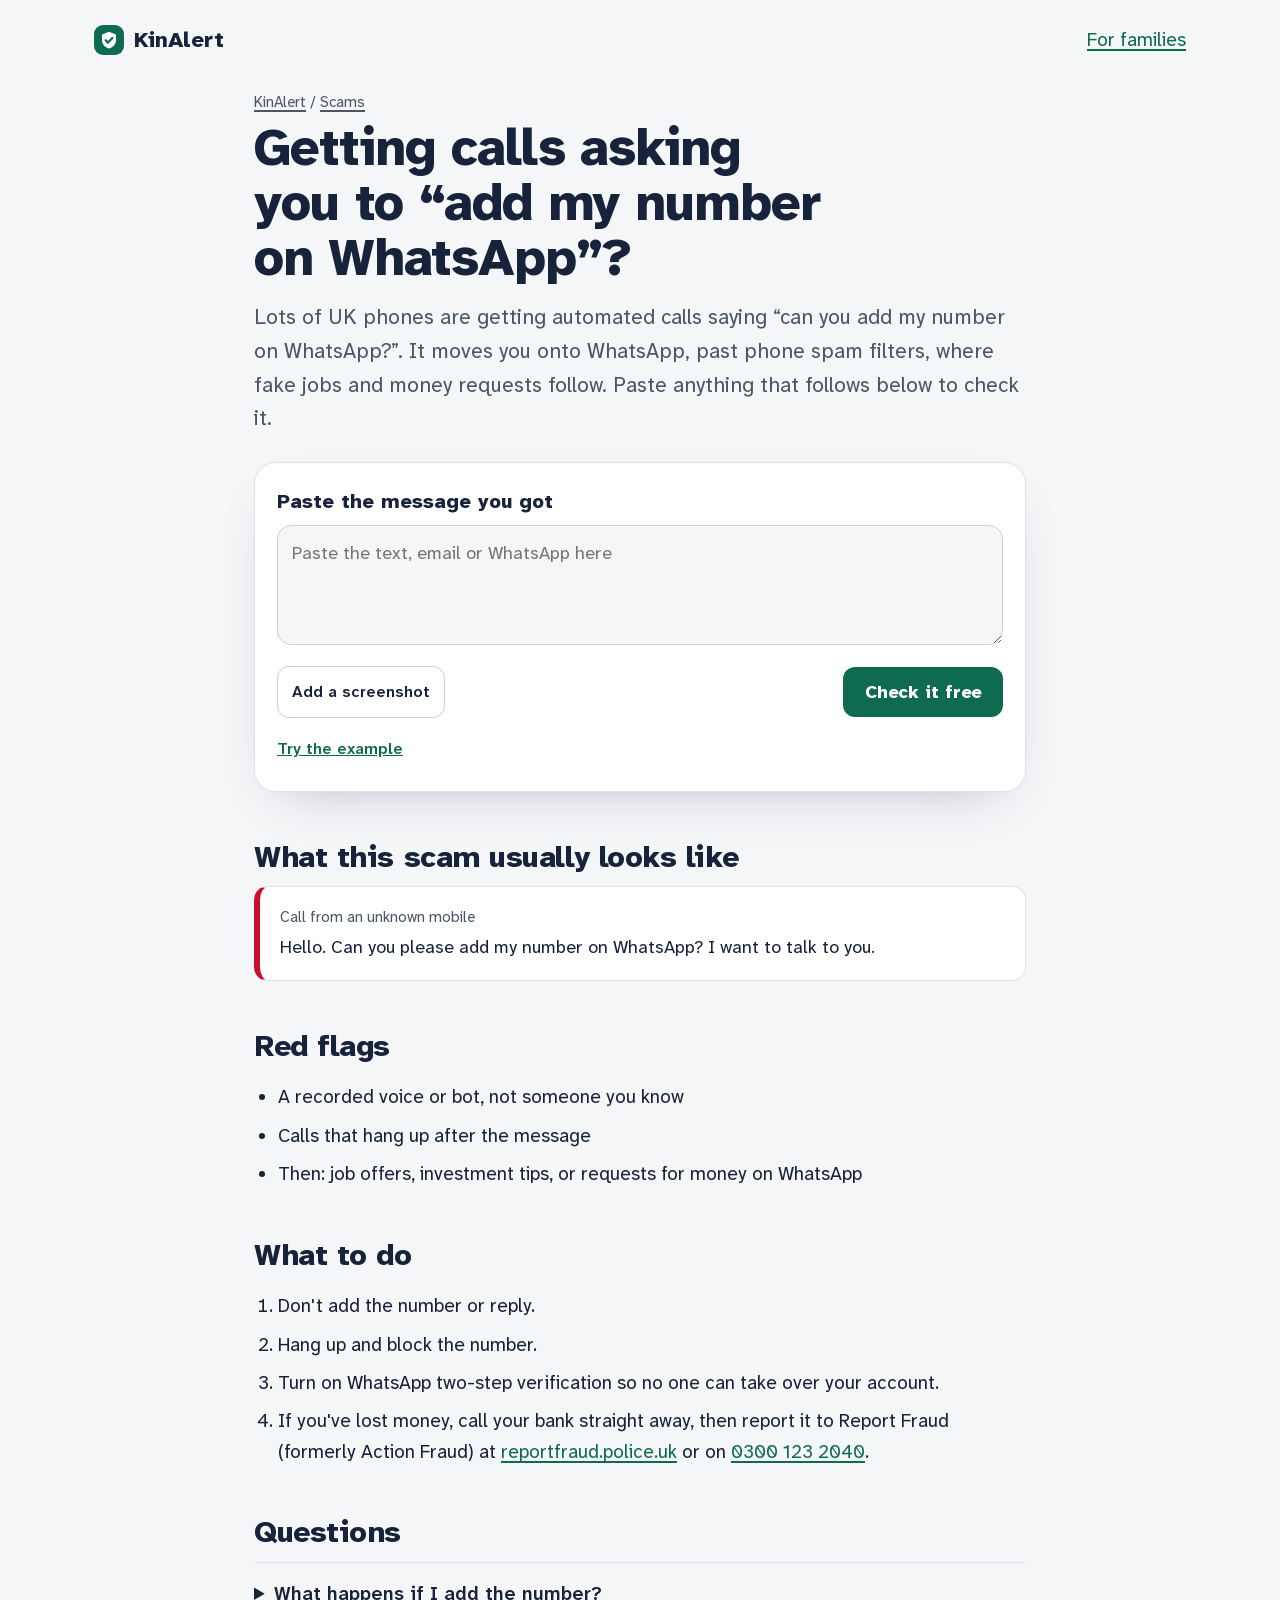
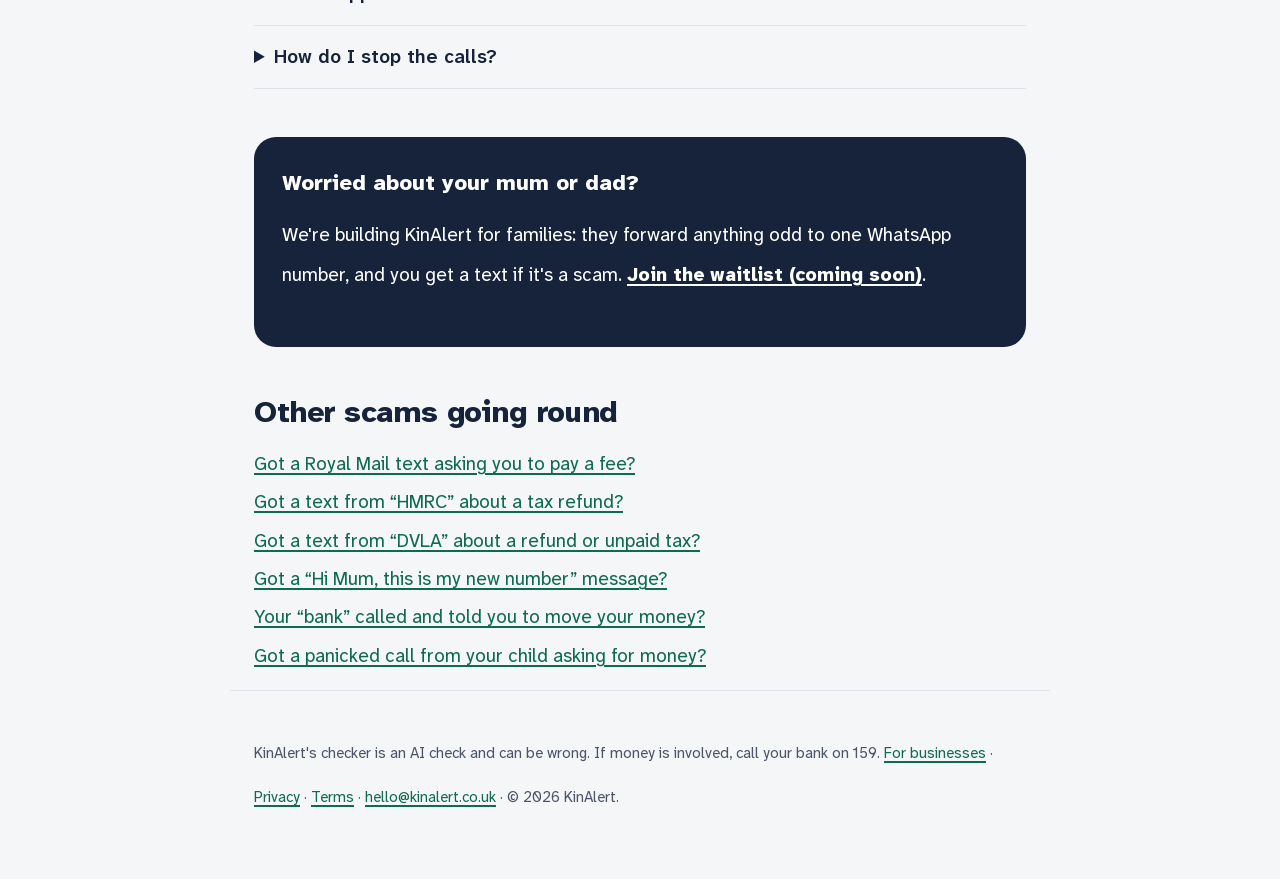
<file: scams/whatsapp-add-my-number-scam/index.html>
<!DOCTYPE html>
<html lang="en-GB"><head><meta charset="utf-8"><meta name="viewport" content="width=device-width, initial-scale=1">
<title>“Add my number on WhatsApp” scam calls: what to do | KinAlert</title>
<meta name="description" content="Automated calls asking you to add a number on WhatsApp are the first step of a scam. Find out why and check suspicious messages free.">
<link rel="canonical" href="https://kinalert.co.uk/scams/whatsapp-add-my-number-scam/">
<link rel="icon" href="/assets/favicon-32.png" sizes="32x32" type="image/png"><link rel="apple-touch-icon" href="/assets/apple-touch-icon.png">
<meta property="og:title" content="“Add my number on WhatsApp” scam calls: what to do"><meta property="og:description" content="Automated calls asking you to add a number on WhatsApp are the first step of a scam. Find out why and check suspicious messages free.">
<meta property="og:image" content="https://kinalert.co.uk/assets/og.jpg"><meta property="og:url" content="https://kinalert.co.uk/scams/whatsapp-add-my-number-scam/">
<meta property="og:type" content="article"><meta name="twitter:card" content="summary_large_image">
<link href="/assets/fonts/fonts.css" rel="stylesheet">
<link rel="stylesheet" href="/assets/pages.css">
<script type="application/ld+json">{"@context": "https://schema.org", "@graph": [{"@type": "FAQPage", "mainEntity": [{"@type": "Question", "name": "What happens if I add the number?", "acceptedAnswer": {"@type": "Answer", "text": "Reports describe fake job and task scams, WhatsApp account takeovers and requests for money."}}, {"@type": "Question", "name": "How do I stop the calls?", "acceptedAnswer": {"@type": "Answer", "text": "Block each number. On iPhone you can also turn on Settings \u2192 Phone \u2192 Silence Unknown Callers."}}]}, {"@type": "BreadcrumbList", "itemListElement": [{"@type": "ListItem", "position": 1, "name": "KinAlert", "item": "https://kinalert.co.uk/"}, {"@type": "ListItem", "position": 2, "name": "Scams", "item": "https://kinalert.co.uk/scams/"}, {"@type": "ListItem", "position": 3, "name": "Getting calls asking you to \u201cadd my number on WhatsApp\u201d?", "item": "https://kinalert.co.uk/scams/whatsapp-add-my-number-scam/"}]}]}</script>
</head><body>
<header class="wrap top"><a class="brand" href="/"><svg width="30" height="30" viewBox="0 0 30 30" aria-hidden="true"><rect width="30" height="30" rx="9" fill="#0e6b4f"/><path d="M15 6.8l7 2.8v5.4c0 4.3-3 7.4-7 8.6-4-1.2-7-4.3-7-8.6V9.6l7-2.8z" fill="#fff"/><path d="M11.6 15.2l2.4 2.4 4.4-4.6" fill="none" stroke="#0e6b4f" stroke-width="2.2" stroke-linecap="round" stroke-linejoin="round"/></svg> KinAlert</a><a href="/#family">For families</a></header>
<main class="wrap">
<p class="crumbs"><a href="/">KinAlert</a> / <a href="/scams/">Scams</a></p>
<h1>Getting calls asking you to “add my number on WhatsApp”?</h1>
<p class="lead">Lots of UK phones are getting automated calls saying “can you add my number on WhatsApp?”. It moves you onto WhatsApp, past phone spam filters, where fake jobs and money requests follow. Paste anything that follows below to check it.</p>
<div data-kinalert-checker data-example="Hello. Can you please add my number on WhatsApp? I want to talk to you."></div>
<h2>What this scam usually looks like</h2>
<div class="example"><small>Call from an unknown mobile</small>Hello. Can you please add my number on WhatsApp? I want to talk to you.</div>
<h2>Red flags</h2><ul class="flags"><li>A recorded voice or bot, not someone you know</li><li>Calls that hang up after the message</li><li>Then: job offers, investment tips, or requests for money on WhatsApp</li></ul>
<h2>What to do</h2><ol class="todo"><li>Don&#x27;t add the number or reply.</li><li>Hang up and block the number.</li><li>Turn on WhatsApp two-step verification so no one can take over your account.</li><li>If you&#x27;ve lost money, call your bank straight away, then report it to Report Fraud (formerly Action Fraud) at <a href="https://www.reportfraud.police.uk/">reportfraud.police.uk</a> or on <a href="tel:03001232040">0300 123 2040</a>.</li></ol>
<h2>Questions</h2><details><summary>What happens if I add the number?</summary><p>Reports describe fake job and task scams, WhatsApp account takeovers and requests for money.</p></details><details><summary>How do I stop the calls?</summary><p>Block each number. On iPhone you can also turn on Settings → Phone → Silence Unknown Callers.</p></details>
<div class="cta"><strong style="font-size:22px">Worried about your mum or dad?</strong><p>We're building KinAlert for families: they forward anything odd to one WhatsApp number, and you get a text if it's a scam. <a href="/#family">Join the waitlist (coming soon)</a>.</p></div>
<h2>Other scams going round</h2><ul class="related"><li><a href="/scams/royal-mail-scam-text/">Got a Royal Mail text asking you to pay a fee?</a></li><li><a href="/scams/hmrc-scam-text/">Got a text from “HMRC” about a tax refund?</a></li><li><a href="/scams/dvla-scam-text/">Got a text from “DVLA” about a refund or unpaid tax?</a></li><li><a href="/scams/hi-mum-scam/">Got a “Hi Mum, this is my new number” message?</a></li><li><a href="/scams/safe-account-scam/">Your “bank” called and told you to move your money?</a></li><li><a href="/scams/ai-voice-clone-scam/">Got a panicked call from your child asking for money?</a></li></ul>
</main>
<footer class="wrap">KinAlert's checker is an AI check and can be wrong. If money is involved, call your bank on 159. <a href="/business/">For businesses</a> · <a href="/privacy/">Privacy</a> · <a href="/terms/">Terms</a> · <a href="mailto:hello@kinalert.co.uk">hello@kinalert.co.uk</a> · © 2026 KinAlert.</footer>
<script src="/assets/checker-widget.js?v=2" defer></script>
</body></html>
</file>
<file: assets/fonts/fonts.css>
/* latin-ext */
@font-face {
  font-family: 'Atkinson Hyperlegible Next';
  font-style: normal;
  font-weight: 400;
  font-display: swap;
  src: url(/assets/fonts/atkinson-next-400-latin-ext.woff2) format('woff2');
  unicode-range: U+0100-02BA, U+02BD-02C5, U+02C7-02CC, U+02CE-02D7, U+02DD-02FF, U+0304, U+0308, U+0329, U+1D00-1DBF, U+1E00-1E9F, U+1EF2-1EFF, U+2020, U+20A0-20AB, U+20AD-20C4, U+2113, U+2C60-2C7F, U+A720-A7FF;
}
/* latin */
@font-face {
  font-family: 'Atkinson Hyperlegible Next';
  font-style: normal;
  font-weight: 400;
  font-display: swap;
  src: url(/assets/fonts/atkinson-next-400-latin.woff2) format('woff2');
  unicode-range: U+0000-00FF, U+0131, U+0152-0153, U+02BB-02BC, U+02C6, U+02DA, U+02DC, U+0304, U+0308, U+0329, U+2000-206F, U+20AC, U+2122, U+2191, U+2193, U+2212, U+2215, U+FEFF, U+FFFD;
}
/* latin-ext */
@font-face {
  font-family: 'Atkinson Hyperlegible Next';
  font-style: normal;
  font-weight: 600;
  font-display: swap;
  src: url(/assets/fonts/atkinson-next-600-latin-ext.woff2) format('woff2');
  unicode-range: U+0100-02BA, U+02BD-02C5, U+02C7-02CC, U+02CE-02D7, U+02DD-02FF, U+0304, U+0308, U+0329, U+1D00-1DBF, U+1E00-1E9F, U+1EF2-1EFF, U+2020, U+20A0-20AB, U+20AD-20C4, U+2113, U+2C60-2C7F, U+A720-A7FF;
}
/* latin */
@font-face {
  font-family: 'Atkinson Hyperlegible Next';
  font-style: normal;
  font-weight: 600;
  font-display: swap;
  src: url(/assets/fonts/atkinson-next-600-latin.woff2) format('woff2');
  unicode-range: U+0000-00FF, U+0131, U+0152-0153, U+02BB-02BC, U+02C6, U+02DA, U+02DC, U+0304, U+0308, U+0329, U+2000-206F, U+20AC, U+2122, U+2191, U+2193, U+2212, U+2215, U+FEFF, U+FFFD;
}
/* latin-ext */
@font-face {
  font-family: 'Atkinson Hyperlegible Next';
  font-style: normal;
  font-weight: 800;
  font-display: swap;
  src: url(/assets/fonts/atkinson-next-800-latin-ext.woff2) format('woff2');
  unicode-range: U+0100-02BA, U+02BD-02C5, U+02C7-02CC, U+02CE-02D7, U+02DD-02FF, U+0304, U+0308, U+0329, U+1D00-1DBF, U+1E00-1E9F, U+1EF2-1EFF, U+2020, U+20A0-20AB, U+20AD-20C4, U+2113, U+2C60-2C7F, U+A720-A7FF;
}
/* latin */
@font-face {
  font-family: 'Atkinson Hyperlegible Next';
  font-style: normal;
  font-weight: 800;
  font-display: swap;
  src: url(/assets/fonts/atkinson-next-800-latin.woff2) format('woff2');
  unicode-range: U+0000-00FF, U+0131, U+0152-0153, U+02BB-02BC, U+02C6, U+02DA, U+02DC, U+0304, U+0308, U+0329, U+2000-206F, U+20AC, U+2122, U+2191, U+2193, U+2212, U+2215, U+FEFF, U+FFFD;
}
</file>
<file: assets/pages.css>
:root{--bg:#f5f6f8;--surface:#fff;--ink:#17233a;--ink-2:#4a5568;--line:#dde1e8;--line-2:#c9cfd9;--brand:#0e6b4f;--brand-dark:#0a5440;--scam:#c8102e;--unsure:#9a5b00;--focus:#ffbf47;--font:"Atkinson Hyperlegible Next","Atkinson Hyperlegible",system-ui,sans-serif}
*{box-sizing:border-box}html{-webkit-text-size-adjust:100%}
body{margin:0;background:var(--bg);color:var(--ink);font:400 19px/1.6 var(--font);-webkit-font-smoothing:antialiased}
a{color:var(--brand);text-underline-offset:3px;text-decoration-thickness:2px}:focus-visible{outline:4px solid var(--focus);outline-offset:2px}
.wrap{max-width:820px;margin:0 auto;padding-left:24px;padding-right:24px}
.top{display:flex;justify-content:space-between;align-items:center;padding-top:18px;padding-bottom:18px;max-width:1140px}
.brand{display:flex;align-items:center;gap:10px;font-weight:800;font-size:22px;color:var(--ink);text-decoration:none}
.crumbs{font-size:15px;color:var(--ink-2);margin:10px 0 6px}.crumbs a{color:var(--ink-2)}
h1{font-weight:800;font-size:clamp(34px,5vw,52px);line-height:1.06;letter-spacing:-.02em;margin:6px 0 16px;text-wrap:balance}
h2{font-weight:800;font-size:30px;line-height:1.15;letter-spacing:-.015em;margin:48px 0 12px}
.lead{font-size:21px;color:var(--ink-2);margin:0 0 26px}
.example{background:var(--surface);border:1px solid var(--line);border-left:6px solid var(--scam);border-radius:14px;padding:18px 20px;font-size:18px}
.example small{display:block;color:var(--ink-2);font-size:15px;margin-bottom:4px}
ul.flags,ol.todo{padding-left:24px}ul.flags li,ol.todo li{margin-bottom:8px}
.kc{background:var(--surface);border:1px solid var(--line);border-radius:22px;padding:22px;box-shadow:0 20px 50px -30px rgba(23,35,58,.35)}
.kc-l{display:block;font-weight:800;font-size:20px;margin-bottom:8px}
.kc textarea{width:100%;min-height:120px;font:400 18px/1.45 var(--font);padding:14px;border:1.5px solid var(--line-2);border-radius:14px;background:var(--bg);color:var(--ink);resize:vertical}
.kc textarea:focus{outline:none;border-color:var(--brand);background:#fff;box-shadow:0 0 0 4px rgba(14,107,79,.15)}
.kc-row{display:flex;flex-wrap:wrap;gap:10px;align-items:center;margin-top:12px}
.kc-file{font-weight:600;font-size:16px;border:1.5px solid var(--line-2);border-radius:12px;padding:12px 14px;cursor:pointer;min-height:48px}
.kc-pv{font-size:15px;color:var(--brand);font-weight:600}
.kc-go{margin-left:auto;background:var(--brand);color:#fff;border:0;border-radius:12px;padding:13px 22px;font:800 18px var(--font);cursor:pointer;min-height:50px}
.kc-go:hover{background:var(--brand-dark)}.kc-go[disabled]{opacity:.6}
.kc-ex{margin-top:10px;background:none;border:0;color:var(--brand);font:600 16px var(--font);text-decoration:underline;cursor:pointer;padding:0}
.kc-v{margin-top:18px;border-radius:16px;padding:16px 18px;border:1.5px solid}
.kc-v strong{font-size:22px}.kc-v.SCAM{background:#fdecee;border-color:#f2b8c0}.kc-v.SCAM strong{color:var(--scam)}
.kc-v.SAFE{background:#e4f2ec;border-color:#b9dccd}.kc-v.SAFE strong{color:var(--brand)}
.kc-v.UNSURE{background:#fff4e0;border-color:#f0d39b}.kc-v.UNSURE strong{color:var(--unsure)}
.kc-v p{margin:6px 0}.kc-v ol{margin:6px 0;padding-left:22px}.kc-fam{font-size:16px;border-top:1px solid rgba(23,35,58,.12);padding-top:10px}
.kc-err{color:var(--scam);font-weight:600}
details{border-bottom:1px solid var(--line);padding:16px 0}details:first-of-type{border-top:1px solid var(--line)}
summary{font-weight:600;font-size:19px;cursor:pointer}
.related{list-style:none;padding:0;display:grid;gap:8px}
.cta{margin:48px 0;background:var(--ink);color:#fff;border-radius:22px;padding:28px}.cta a{color:#fff;font-weight:800}
footer{color:var(--ink-2);font-size:15px;padding:40px 0 60px;border-top:1px solid var(--line);margin-top:40px}
@media (max-width:560px){.wrap{padding-left:16px;padding-right:16px}.kc-go{margin-left:0;width:100%}}
.kc-vh{position:absolute;width:1px;height:1px;padding:0;margin:-1px;overflow:hidden;clip:rect(0 0 0 0);white-space:nowrap;border:0}
.kc-file:focus-within{outline:4px solid #f5b400;outline-offset:2px}
/* Bigger tap targets on phones (44px minimum) */
.top a{min-height:44px;display:inline-flex;align-items:center}
footer a,.cta a,.kc-ex{display:inline-block;padding:10px 0}
</file>
